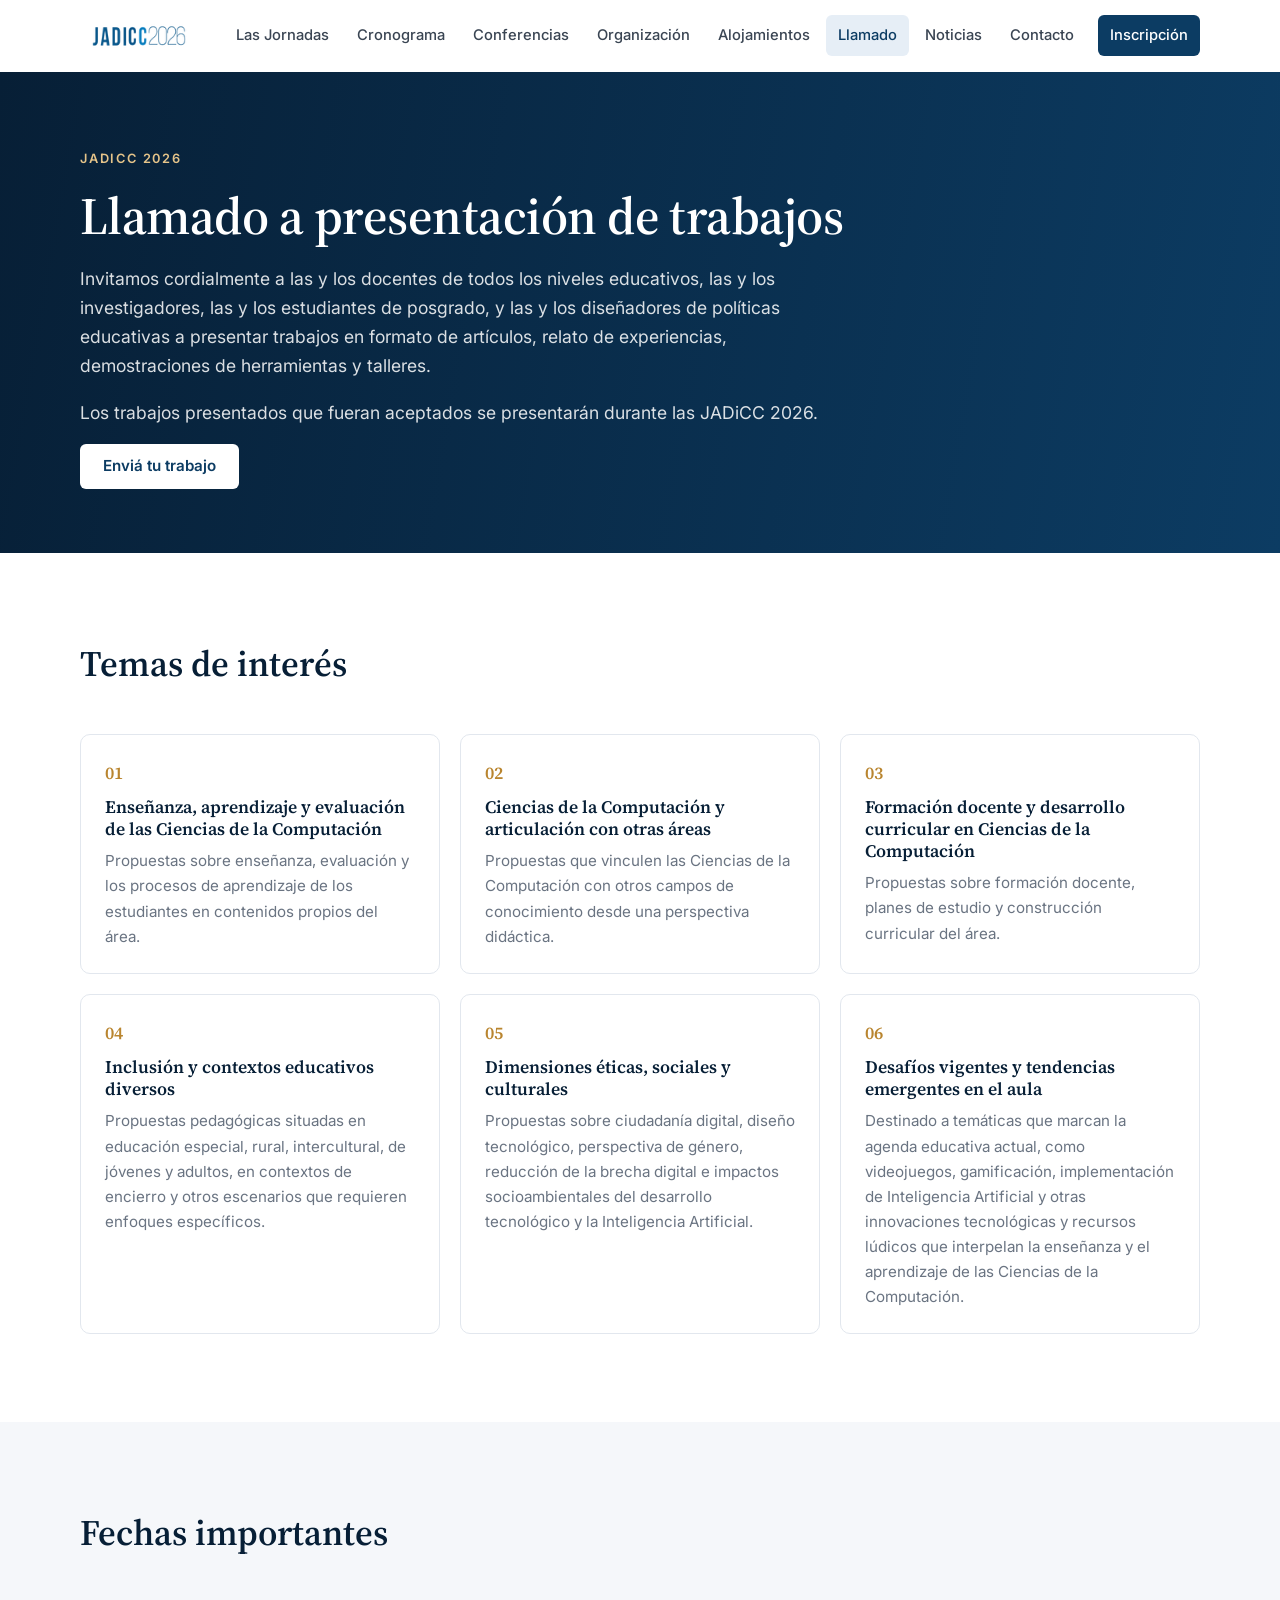
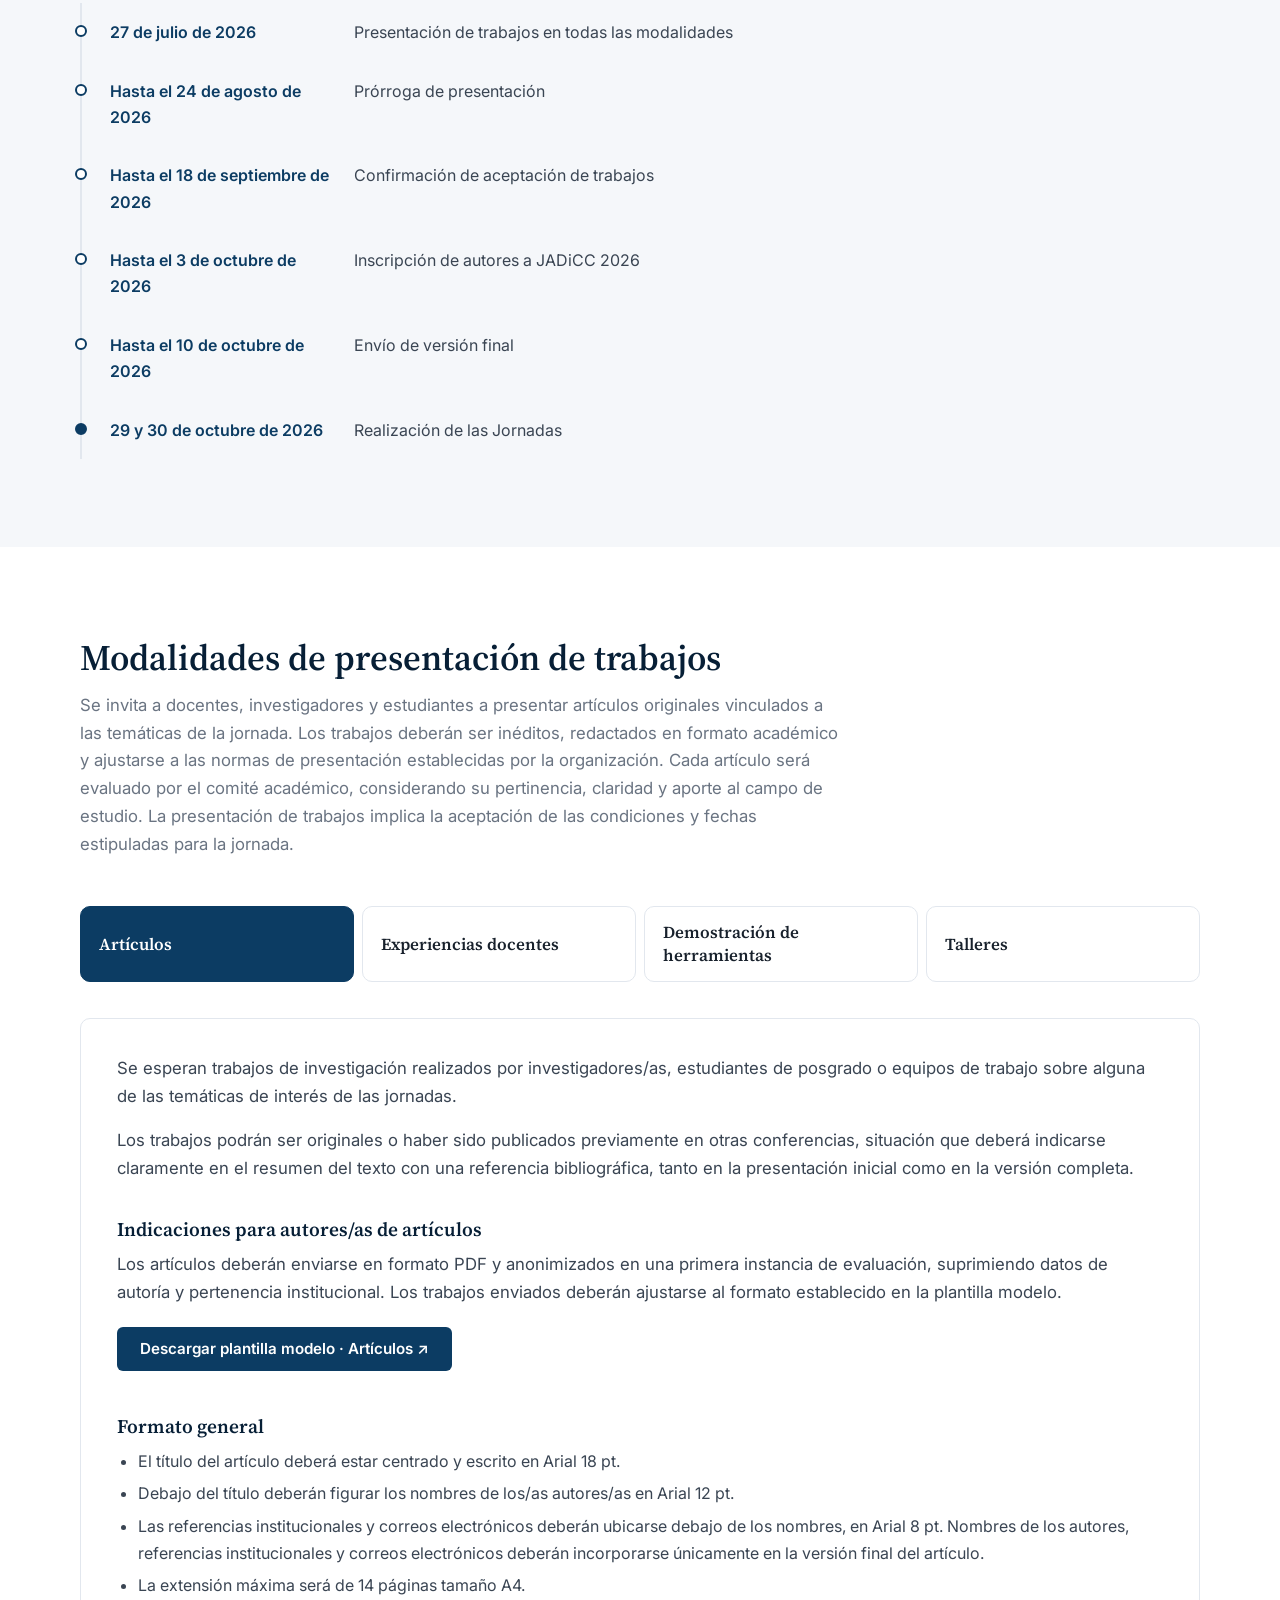
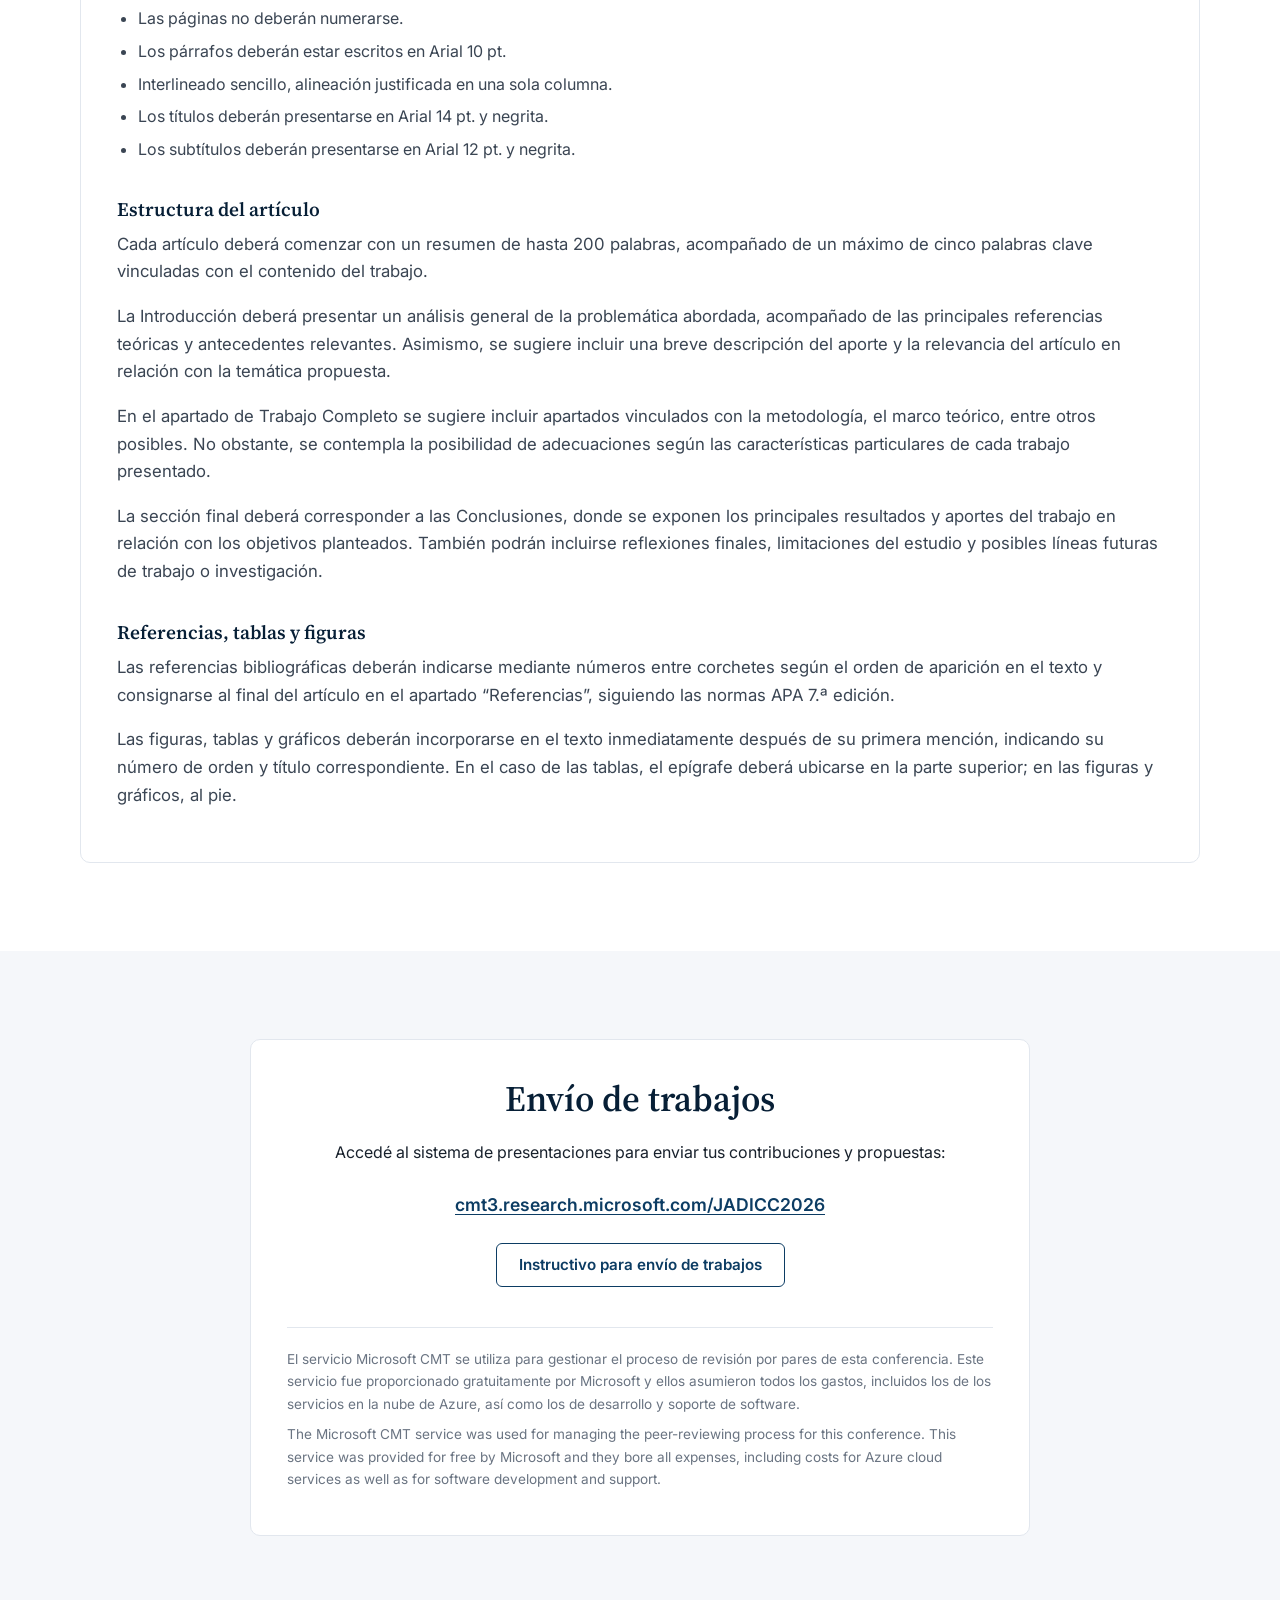
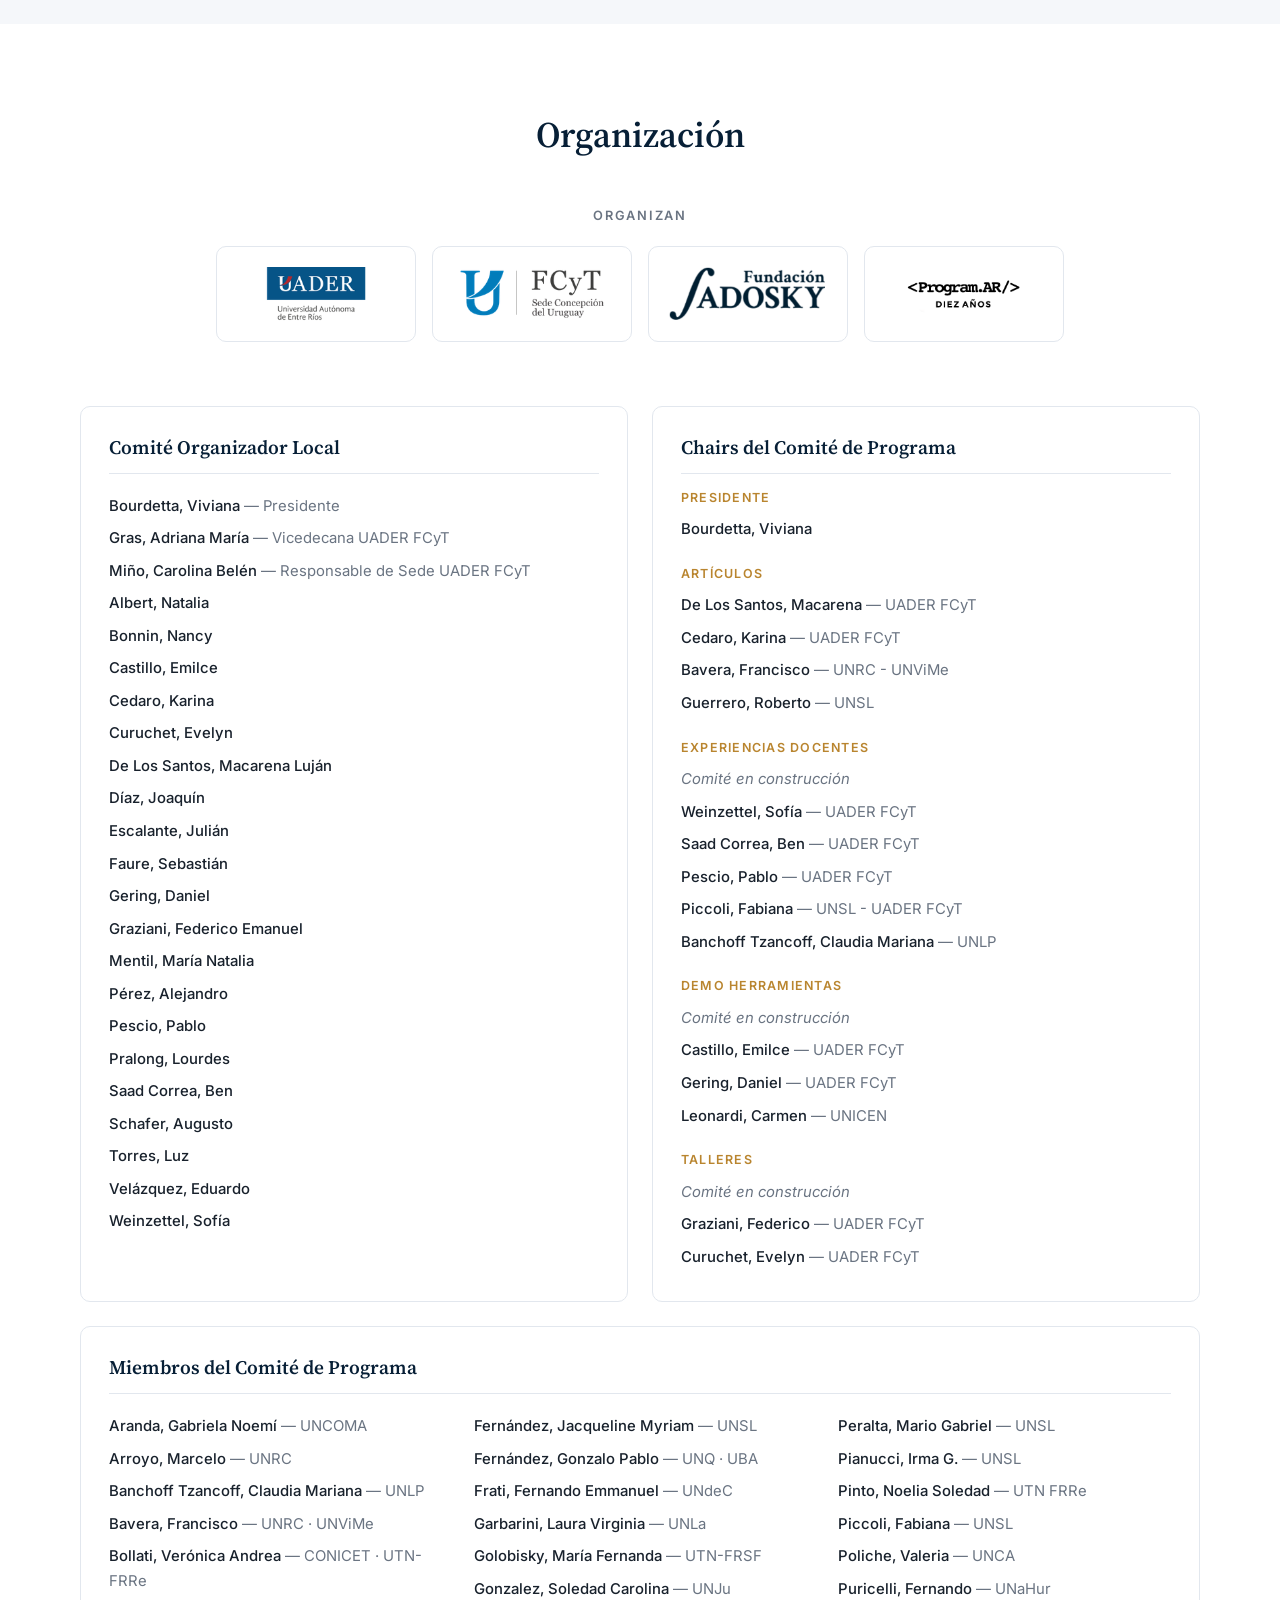
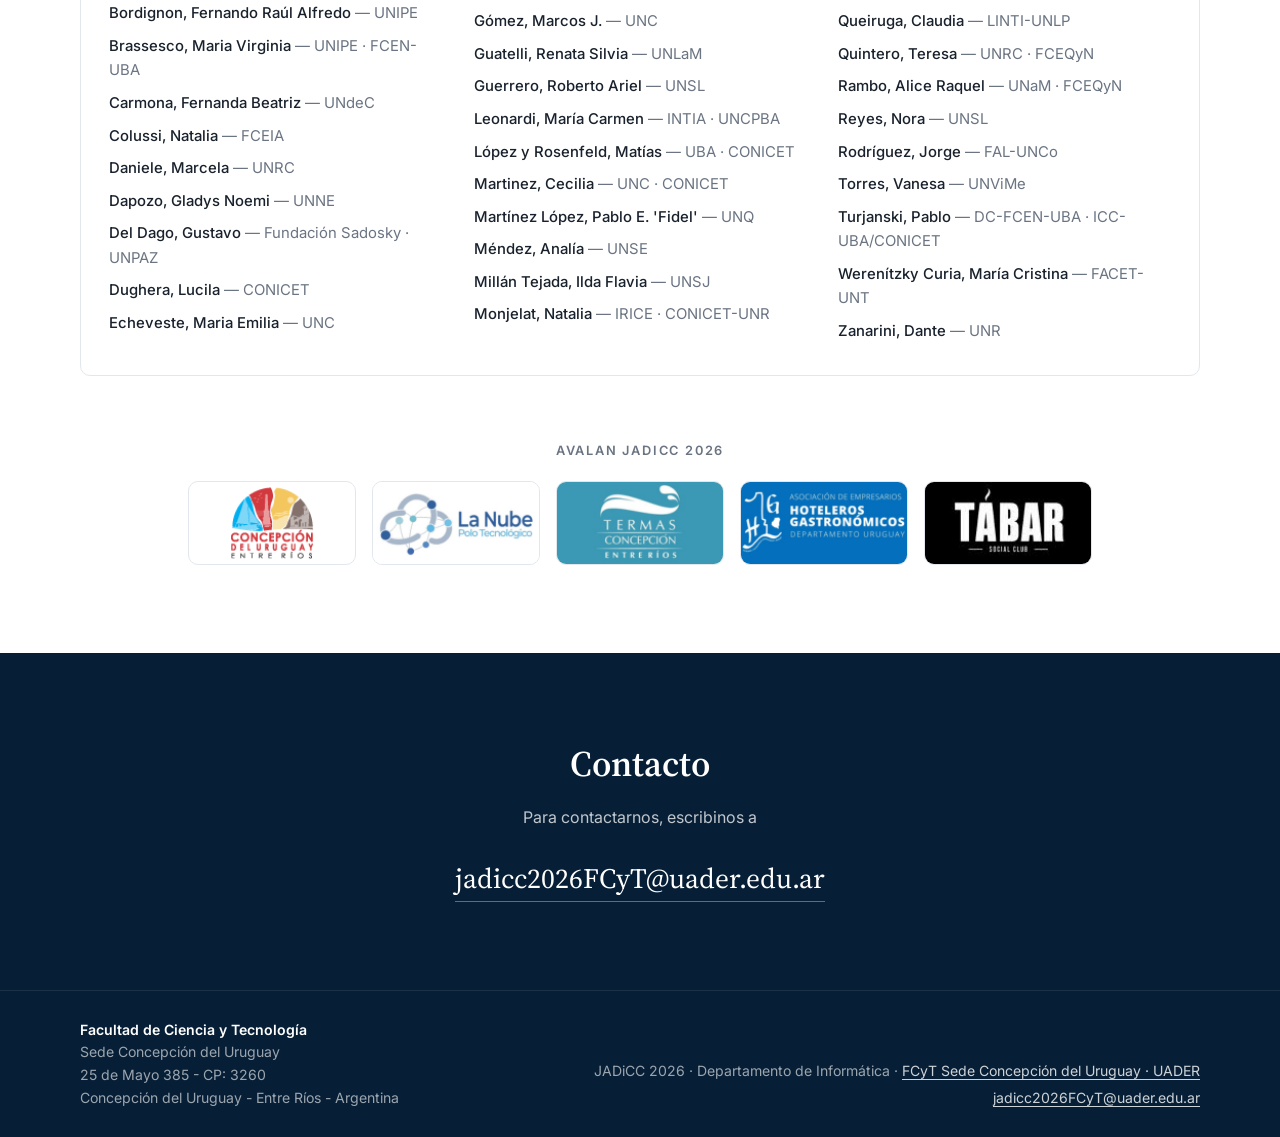
<file: call.html>
<!DOCTYPE html>
<html lang="es">
<head>
  <meta charset="utf-8">
  <meta name="viewport" content="width=device-width, initial-scale=1">
  <title>Llamado a presentación de trabajos · JADiCC 2026</title>
  <meta name="description" content="Llamado a presentación de trabajos de JADiCC 2026: artículos, experiencias docentes, demostraciones de herramientas y talleres.">
  <link rel="preconnect" href="https://fonts.googleapis.com">
  <link rel="preconnect" href="https://fonts.gstatic.com" crossorigin>
  <link href="https://fonts.googleapis.com/css2?family=Inter:wght@400;500;600&family=Source+Serif+4:opsz,wght@8..60,600&display=swap" rel="stylesheet">
  <link rel="icon" href="images/logo.png" type="image/png">
  <link rel="stylesheet" href="css/styles.css">
</head>
<body>
  <a class="skip-link" href="#main">Saltar al contenido</a>

  <header class="site-header">
    <div class="container">
      <a class="brand" href="index.html" aria-label="JADiCC 2026, inicio">
        <img src="images/logo-dark-jadicc2026.png" alt="JADiCC 2026" width="154" height="40">
      </a>
      <button class="nav-toggle" type="button" aria-controls="main-nav" aria-expanded="false" aria-label="Abrir menú">
        <svg width="22" height="22" viewBox="0 0 24 24" fill="none" stroke="currentColor" stroke-width="2" stroke-linecap="round" aria-hidden="true"><path d="M3 6h18M3 12h18M3 18h18"/></svg>
      </button>
      <nav class="main-nav" id="main-nav" aria-label="Principal">
        <ul>
          <li><a href="index.html#jornadas">Las Jornadas</a></li>
          <li><a href="index.html#cronograma">Cronograma</a></li>
          <li><a href="index.html#conferencias">Conferencias</a></li>
          <li><a href="index.html#organizacion">Organización</a></li>
          <li><a href="index.html#alojamientos">Alojamientos</a></li>
          <li><a href="call.html" aria-current="page">Llamado</a></li>
          <li><a href="noticias.html">Noticias</a></li>
          <li><a href="#contacto">Contacto</a></li>
          <li class="nav-cta"><a href="index.html#inscripcion">Inscripción</a></li>
        </ul>
      </nav>
    </div>
  </header>

  <main id="main">
    <section class="page-hero">
      <div class="container">
        <span class="eyebrow">JADiCC 2026</span>
        <h1>Llamado a presentación de trabajos</h1>
        <p>Invitamos cordialmente a las y los docentes de todos los niveles educativos, las y los investigadores, las y los estudiantes de posgrado, y las y los diseñadores de políticas educativas a presentar trabajos en formato de artículos, relato de experiencias, demostraciones de herramientas y talleres.</p>
        <p>Los trabajos presentados que fueran aceptados se presentarán durante las JADiCC 2026.</p>
        <div class="btn-row">
          <a class="btn btn-light" href="#envio">Enviá tu trabajo</a>
        </div>
      </div>
    </section>

    <section class="section" id="temas" aria-labelledby="temas-title">
      <div class="container">
        <div class="section-head">
          <h2 id="temas-title">Temas de interés</h2>
        </div>
        <div class="topics">
          <article class="topic">
            <h3>Enseñanza, aprendizaje y evaluación de las Ciencias de la Computación</h3>
            <p>Propuestas sobre enseñanza, evaluación y los procesos de aprendizaje de los estudiantes en contenidos propios del área.</p>
          </article>
          <article class="topic">
            <h3>Ciencias de la Computación y articulación con otras áreas</h3>
            <p>Propuestas que vinculen las Ciencias de la Computación con otros campos de conocimiento desde una perspectiva didáctica.</p>
          </article>
          <article class="topic">
            <h3>Formación docente y desarrollo curricular en Ciencias de la Computación</h3>
            <p>Propuestas sobre formación docente, planes de estudio y construcción curricular del área.</p>
          </article>
          <article class="topic">
            <h3>Inclusión y contextos educativos diversos</h3>
            <p>Propuestas pedagógicas situadas en educación especial, rural, intercultural, de jóvenes y adultos, en contextos de encierro y otros escenarios que requieren enfoques específicos.</p>
          </article>
          <article class="topic">
            <h3>Dimensiones éticas, sociales y culturales</h3>
            <p>Propuestas sobre ciudadanía digital, diseño tecnológico, perspectiva de género, reducción de la brecha digital e impactos socioambientales del desarrollo tecnológico y la Inteligencia Artificial.</p>
          </article>
          <article class="topic">
            <h3>Desafíos vigentes y tendencias emergentes en el aula</h3>
            <p>Destinado a temáticas que marcan la agenda educativa actual, como videojuegos, gamificación, implementación de Inteligencia Artificial y otras innovaciones tecnológicas y recursos lúdicos que interpelan la enseñanza y el aprendizaje de las Ciencias de la Computación.</p>
          </article>
        </div>
      </div>
    </section>

    <section class="section section--alt" id="fechas" aria-labelledby="fechas-title">
      <div class="container">
        <div class="section-head">
          <h2 id="fechas-title">Fechas importantes</h2>
        </div>
        <ol class="timeline">
          <li><time>27 de julio de 2026</time><span>Presentación de trabajos en todas las modalidades</span></li>
          <li><time>Hasta el 24 de agosto de 2026</time><span>Prórroga de presentación</span></li>
          <li><time>Hasta el 18 de septiembre de 2026</time><span>Confirmación de aceptación de trabajos</span></li>
          <li><time>Hasta el 3 de octubre de 2026</time><span>Inscripción de autores a JADiCC 2026</span></li>
          <li><time>Hasta el 10 de octubre de 2026</time><span>Envío de versión final</span></li>
          <li class="is-highlight"><time>29 y 30 de octubre de 2026</time><span>Realización de las Jornadas</span></li>
        </ol>
      </div>
    </section>

    <section class="section" id="modalidades" aria-labelledby="modalidades-title">
      <div class="container">
        <div class="section-head">
          <h2 id="modalidades-title">Modalidades de presentación de trabajos</h2>
          <p>Se invita a docentes, investigadores y estudiantes a presentar artículos originales vinculados a las temáticas de la jornada. Los trabajos deberán ser inéditos, redactados en formato académico y ajustarse a las normas de presentación establecidas por la organización. Cada artículo será evaluado por el comité académico, considerando su pertinencia, claridad y aporte al campo de estudio. La presentación de trabajos implica la aceptación de las condiciones y fechas estipuladas para la jornada.</p>
        </div>

        <div class="tabs mode-tabs" role="tablist" aria-label="Modalidades de presentación">
          <button class="tab" type="button" role="tab" id="mode-tab-0" aria-controls="mode-0"><strong>Artículos</strong></button>
          <button class="tab" type="button" role="tab" id="mode-tab-1" aria-controls="mode-1"><strong>Experiencias docentes</strong></button>
          <button class="tab" type="button" role="tab" id="mode-tab-2" aria-controls="mode-2"><strong>Demostración de herramientas</strong></button>
          <button class="tab" type="button" role="tab" id="mode-tab-3" aria-controls="mode-3"><strong>Talleres</strong></button>
        </div>

        <div class="panel prose" role="tabpanel" id="mode-0" aria-labelledby="mode-tab-0" tabindex="0">
          <p>Se esperan trabajos de investigación realizados por investigadores/as, estudiantes de posgrado o equipos de trabajo sobre alguna de las temáticas de interés de las jornadas.</p>
          <p>Los trabajos podrán ser originales o haber sido publicados previamente en otras conferencias, situación que deberá indicarse claramente en el resumen del texto con una referencia bibliográfica, tanto en la presentación inicial como en la versión completa.</p>

          <h3>Indicaciones para autores/as de artículos</h3>
          <p>Los artículos deberán enviarse en formato PDF y anonimizados en una primera instancia de evaluación, suprimiendo datos de autoría y pertenencia institucional. Los trabajos enviados deberán ajustarse al formato establecido en la plantilla modelo.</p>
          <a class="btn btn-primary" href="https://docs.google.com/document/d/1HnRdClqCM74FA2Iwf8PZFfU6DgwD1a72/edit?usp=sharing&amp;ouid=118338949583952787250&amp;rtpof=true&amp;sd=true" target="_blank" rel="noopener">Descargar plantilla modelo · Artículos ↗</a>

          <h3>Formato general</h3>
          <ul>
            <li>El título del artículo deberá estar centrado y escrito en Arial 18 pt.</li>
            <li>Debajo del título deberán figurar los nombres de los/as autores/as en Arial 12 pt.</li>
            <li>Las referencias institucionales y correos electrónicos deberán ubicarse debajo de los nombres, en Arial 8 pt. Nombres de los autores, referencias institucionales y correos electrónicos deberán incorporarse únicamente en la versión final del artículo.</li>
            <li>La extensión máxima será de 14 páginas tamaño A4.</li>
            <li>Las páginas no deberán numerarse.</li>
            <li>Los párrafos deberán estar escritos en Arial 10 pt.</li>
            <li>Interlineado sencillo, alineación justificada en una sola columna.</li>
            <li>Los títulos deberán presentarse en Arial 14 pt. y negrita.</li>
            <li>Los subtítulos deberán presentarse en Arial 12 pt. y negrita.</li>
          </ul>

          <h3>Estructura del artículo</h3>
          <p>Cada artículo deberá comenzar con un resumen de hasta 200 palabras, acompañado de un máximo de cinco palabras clave vinculadas con el contenido del trabajo.</p>
          <p>La Introducción deberá presentar un análisis general de la problemática abordada, acompañado de las principales referencias teóricas y antecedentes relevantes. Asimismo, se sugiere incluir una breve descripción del aporte y la relevancia del artículo en relación con la temática propuesta.</p>
          <p>En el apartado de Trabajo Completo se sugiere incluir apartados vinculados con la metodología, el marco teórico, entre otros posibles. No obstante, se contempla la posibilidad de adecuaciones según las características particulares de cada trabajo presentado.</p>
          <p>La sección final deberá corresponder a las Conclusiones, donde se exponen los principales resultados y aportes del trabajo en relación con los objetivos planteados. También podrán incluirse reflexiones finales, limitaciones del estudio y posibles líneas futuras de trabajo o investigación.</p>

          <h3>Referencias, tablas y figuras</h3>
          <p>Las referencias bibliográficas deberán indicarse mediante números entre corchetes según el orden de aparición en el texto y consignarse al final del artículo en el apartado “Referencias”, siguiendo las normas APA 7.ª edición.</p>
          <p>Las figuras, tablas y gráficos deberán incorporarse en el texto inmediatamente después de su primera mención, indicando su número de orden y título correspondiente. En el caso de las tablas, el epígrafe deberá ubicarse en la parte superior; en las figuras y gráficos, al pie.</p>
        </div>

        <div class="panel prose" role="tabpanel" id="mode-1" aria-labelledby="mode-tab-1" tabindex="0" hidden>
          <p>Se esperan trabajos sobre experiencias de enseñanza y aprendizaje de las Ciencias de la Computación, en todos los niveles del sistema educativo.</p>
          <p>Los artículos deberán ser enviados en formato PDF. Los trabajos enviados deberán ajustarse al formato detallado en la plantilla modelo.</p>
          <a class="btn btn-primary" href="https://docs.google.com/document/d/11gJHtNHQzoMnKArxazc2t1DN5sGzD9OH/edit?usp=sharing&amp;ouid=118338949583952787250&amp;rtpof=true&amp;sd=true" target="_blank" rel="noopener">Descargar plantilla modelo · Experiencia docente ↗</a>

          <h3>Formato general</h3>
          <ul>
            <li>El título de la experiencia docente deberá estar centrado y escrito en Arial 18 pt.</li>
            <li>Debajo del título deberán figurar los nombres de los/as autores/as en Arial 12 pt.</li>
            <li>Las referencias institucionales y correos electrónicos deberán ubicarse debajo de los nombres, en Arial 8 pt. Nombres de los autores, referencias institucionales y correos electrónicos deberán incorporarse únicamente en la versión final del artículo.</li>
            <li>Deberán tener entre 5 y 10 páginas tamaño A4.</li>
            <li>Las páginas no deberán numerarse.</li>
            <li>Los párrafos deberán estar escritos en Arial 10 pt.</li>
            <li>Interlineado sencillo, alineación justificada en una sola columna.</li>
            <li>Los títulos deberán presentarse en Arial 14 pt. y negrita.</li>
            <li>Los subtítulos deberán presentarse en Arial 12 pt. y negrita.</li>
          </ul>

          <h3>Estructura del artículo</h3>
          <p>Cada artículo de experiencia docente deberá comenzar con un <b>Resumen</b> de no más de 200 palabras que deberá ser acompañado por una lista de palabras clave (no más de 5) que se vinculan con el contenido de la experiencia docente. Escrito en tipografía Arial 10 pt.</p>
          <p>Las secciones del manuscrito deberán distinguirse claramente siguiendo el estilo presentado en la plantilla. El trabajo debería presentar los siguientes componentes:</p>
          <ul>
            <li><b>Introducción:</b> marco conceptual en que se basa la experiencia docente.</li>
            <li><b>Descripción de la experiencia:</b> debe contener propuesta didáctica, contexto, experiencia y documentación de la experiencia (opcional). También se pueden describir los contenidos, metodología, herramientas utilizadas y destinatarios.</li>
            <li><b>Resultados:</b> la relación de los logros con los objetivos pensados originalmente. Aprendizajes logrados. Fortalezas y debilidades identificadas.</li>
            <li><b>Conclusiones:</b> en esta sección se espera que se mencionen las conclusiones a que arribaron, las propuestas superadoras basadas en la experiencia para continuar a futuro y/o las sugerencias para quienes quieran replicarla.</li>
            <li><b>Agradecimientos:</b> opcional.</li>
          </ul>

          <h3>Referencias, tablas y figuras</h3>
          <p>Las referencias bibliográficas deberán indicarse mediante números entre corchetes según el orden de aparición en el texto y consignarse al final del artículo en el apartado “Referencias”, siguiendo las normas APA 7.ª edición.</p>
          <p>Las figuras, tablas y gráficos deberán incorporarse en el texto inmediatamente después de su primera mención, indicando su número de orden y título correspondiente. En el caso de las tablas, el epígrafe deberá ubicarse en la parte superior; en las figuras y gráficos, al pie.</p>
        </div>

        <div class="panel prose" role="tabpanel" id="mode-2" aria-labelledby="mode-tab-2" tabindex="0" hidden>
          <p>Las Demostraciones de Herramientas constituyen un espacio destinado a la presentación de recursos, plataformas, aplicaciones, entornos, dispositivos o propuestas tecnológicas orientadas a la enseñanza y el aprendizaje de las Ciencias de la Computación. Estas demostraciones permiten compartir desarrollos innovadores y experiencias de uso que contribuyan a fortalecer las prácticas educativas en distintos niveles del sistema educativo.</p>
          <p>En este espacio se promueve la socialización de herramientas vinculadas, entre otros aspectos, a la programación, el pensamiento computacional, la robótica, la inteligencia artificial, las actividades desenchufadas, los simuladores, los videojuegos educativos y los entornos interactivos para la enseñanza. Las presentaciones buscan favorecer el intercambio entre docentes, investigadores y desarrolladores, propiciando la reflexión sobre las posibilidades pedagógicas, metodológicas y didácticas de dichas herramientas en contextos educativos diversos.</p>
          <p>Las demostraciones de herramientas se desarrollarán en modalidad virtual durante los días 26, 27 y 28 de octubre de 2026. En el formulario de presentación se consultará además sobre la posibilidad de realizar la demostración en modalidad presencial, ya que la Comisión del Track podrá seleccionar algunas propuestas para su desarrollo presencial, previa coordinación con los/as autores/as y considerando la viabilidad de su implementación.</p>
          <p>Se prevé que cada demostración de herramientas tenga una duración estimada de hasta 1 hora.</p>
          <p>Para proponer demostraciones de herramientas y otras tecnologías para el aula, usá esta plantilla para la presentación:</p>
          <a class="btn btn-primary" href="https://docs.google.com/document/d/1VQiYLu2GCDl_QloxWfp6DmEqFY25tu1Z/edit?usp=sharing&amp;ouid=118338949583952787250&amp;rtpof=true&amp;sd=true" target="_blank" rel="noopener">Descargar plantilla modelo · Demostración de herramientas ↗</a>

          <h3>Formato general</h3>
          <ul>
            <li>Los párrafos deberán estar escritos en Arial 10 pt.</li>
            <li>Interlineado sencillo, alineación justificada en una sola columna.</li>
          </ul>

          <h3>Estructura del trabajo</h3>
          <p>El trabajo deberá contener los siguientes elementos:</p>
          <ol>
            <li>Datos generales de la propuesta</li>
            <li>Equipo que realiza la presentación</li>
            <li>Destinatarios y alcance</li>
            <li>Organización de la demostración</li>
            <li>Descripción de la demostración</li>
            <li>CV resumido de los presentadores</li>
          </ol>
        </div>

        <div class="panel prose" role="tabpanel" id="mode-3" aria-labelledby="mode-tab-3" tabindex="0" hidden>
          <p>Se esperan propuestas de talleres innovadores de formación docente vinculados con la enseñanza de diferentes temáticas de las Ciencias de la Computación.</p>
          <p>Los talleres se desarrollarán en modalidad virtual durante los días 26, 27 y 28 de octubre de 2026. En el formulario de presentación se consultará además sobre la posibilidad de realizar el taller en modalidad presencial, ya que la Comisión del Track podrá seleccionar algunas propuestas para su desarrollo presencial, previa coordinación con los/as autores/as y considerando la viabilidad de su implementación.</p>
          <p>Se prevé que cada taller tenga una duración estimada de mínimo 1 hora y máximo 1 hora 30 minutos.</p>
          <p>Plantilla para la presentación de talleres:</p>
          <a class="btn btn-primary" href="https://docs.google.com/document/d/1cIBiThr9HchtFU9oJPFwebwBNzbU42GT/edit?usp=sharing&amp;ouid=118338949583952787250&amp;rtpof=true&amp;sd=true" target="_blank" rel="noopener">Descargar plantilla modelo · Talleres ↗</a>

          <p>Un taller es un espacio de formación en donde los talleristas producen un artefacto, documento, proyecto, respuesta a un problema o propuesta de acción. El objetivo del taller es poner en juego habilidades de:</p>
          <ul>
            <li>Trabajo colaborativo</li>
            <li>Integración de saberes de diferentes áreas</li>
            <li>Transferencia y aplicación de conceptos a diferentes situaciones</li>
            <li>Análisis de situaciones problemáticas de la vida real cercana a los participantes</li>
          </ul>
          <p>Entre otras habilidades relacionadas con la puesta en práctica y la elaboración de productos. Si el objetivo de su encuentro no es la elaboración de un producto, proyecto o intervención, quizás no sea el formato más apto.</p>
          <p>Si tenés dudas para elaborar tu propuesta, podés consultar la <a href="https://docs.google.com/document/d/1wpfPBwtkl-n1rUXG14bqBS2WeIp7w2xH/edit?usp=sharing&amp;ouid=118338949583952787250&amp;rtpof=true&amp;sd=true" target="_blank" rel="noopener">Guía para planificar los talleres en JADiCC</a>.</p>
        </div>
      </div>
    </section>

    <section class="section section--alt" id="envio" aria-labelledby="envio-title">
      <div class="container container--narrow">
        <div class="panel submit-box">
          <h2 id="envio-title">Envío de trabajos</h2>
          <p>Accedé al sistema de presentaciones para enviar tus contribuciones y propuestas:</p>
          <a class="url" href="https://cmt3.research.microsoft.com/JADICC2026" target="_blank" rel="noopener">cmt3.research.microsoft.com/JADICC2026</a>
          <div class="btn-row" style="justify-content: center">
            <a class="btn btn-outline" href="cmt/infoCMTautores.html" target="_blank" rel="noopener">Instructivo para envío de trabajos</a>
          </div>
          <div class="notice">
            <p>El servicio Microsoft CMT se utiliza para gestionar el proceso de revisión por pares de esta conferencia. Este servicio fue proporcionado gratuitamente por Microsoft y ellos asumieron todos los gastos, incluidos los de los servicios en la nube de Azure, así como los de desarrollo y soporte de software.</p>
            <p lang="en">The Microsoft CMT service was used for managing the peer-reviewing process for this conference. This service was provided for free by Microsoft and they bore all expenses, including costs for Azure cloud services as well as for software development and support.</p>
          </div>
        </div>
      </div>
    </section>

    <section class="section" aria-labelledby="org-title">
      <div class="container">
        <div class="section-head section-head--center">
          <h2 id="org-title">Organización</h2>
        </div>
        <p class="subhead">Organizan</p>
        <div class="logo-grid">
          <a href="https://uader.edu.ar/" target="_blank" rel="noopener"><img src="images/logo/logo-uader.png" alt="Universidad Autónoma de Entre Ríos" loading="lazy"></a>
          <a href="https://fcytcdelu.uader.edu.ar/" target="_blank" rel="noopener"><img src="images/logo/logo-fcyt.png" alt="Facultad de Ciencia y Tecnología, UADER" loading="lazy"></a>
          <a href="https://fundacionsadosky.org.ar/" target="_blank" rel="noopener"><img src="images/logo/sadosky.png" alt="Fundación Sadosky" loading="lazy"></a>
          <a href="https://program.ar/" target="_blank" rel="noopener"><img src="images/logo/programar.png" alt="Program.AR" loading="lazy"></a>
        </div>
        <div class="committees">
          <article class="committee">
            <h3>Comité Organizador Local</h3>
            <ul class="people">
              <li><span class="name">Bourdetta, Viviana</span> <span class="aff">— Presidente</span></li>
              <li><span class="name">Gras, Adriana María</span> <span class="aff">— Vicedecana UADER FCyT</span></li>
              <li><span class="name">Miño, Carolina Belén</span> <span class="aff">— Responsable de Sede UADER FCyT</span></li>
              <li><span class="name">Albert, Natalia</span></li>
              <li><span class="name">Bonnin, Nancy</span></li>
              <li><span class="name">Castillo, Emilce</span></li>
              <li><span class="name">Cedaro, Karina</span></li>
              <li><span class="name">Curuchet, Evelyn</span></li>
              <li><span class="name">De Los Santos, Macarena Luján</span></li>
              <li><span class="name">Díaz, Joaquín</span></li>
              <li><span class="name">Escalante, Julián</span></li>
              <li><span class="name">Faure, Sebastián</span></li>
              <li><span class="name">Gering, Daniel</span></li>
              <li><span class="name">Graziani, Federico Emanuel</span></li>
              <li><span class="name">Mentil, María Natalia</span></li>
              <li><span class="name">Pérez, Alejandro</span></li>
              <li><span class="name">Pescio, Pablo</span></li>
              <li><span class="name">Pralong, Lourdes</span></li>
              <li><span class="name">Saad Correa, Ben</span></li>
              <li><span class="name">Schafer, Augusto</span></li>
              <li><span class="name">Torres, Luz</span></li>
              <li><span class="name">Velázquez, Eduardo</span></li>
              <li><span class="name">Weinzettel, Sofía</span></li>
            </ul>
          </article>
          <article class="committee">
            <h3>Chairs del Comité de Programa</h3>
            <h4>Presidente</h4>
            <ul class="people">
              <li><span class="name">Bourdetta, Viviana</span></li>
            </ul>
            <h4>Artículos</h4>
            <ul class="people">
              <li><span class="name">De Los Santos, Macarena</span> <span class="aff">— UADER FCyT</span></li>
              <li><span class="name">Cedaro, Karina</span> <span class="aff">— UADER FCyT</span></li>
              <li><span class="name">Bavera, Francisco</span> <span class="aff">— UNRC - UNViMe</span></li>
              <li><span class="name">Guerrero, Roberto</span> <span class="aff">— UNSL</span></li>
            </ul>
            <h4>Experiencias Docentes</h4>
            <ul class="people">
              <li><em class="aff">Comité en construcción</em></li>
              <li><span class="name">Weinzettel, Sofía</span> <span class="aff">— UADER FCyT</span></li>
              <li><span class="name">Saad Correa, Ben</span> <span class="aff">— UADER FCyT</span></li>
              <li><span class="name">Pescio, Pablo</span> <span class="aff">— UADER FCyT</span></li>
              <li><span class="name">Piccoli, Fabiana</span> <span class="aff">— UNSL - UADER FCyT</span></li>
              <li><span class="name">Banchoff Tzancoff, Claudia Mariana</span> <span class="aff">— UNLP</span></li>
            </ul>
            <h4>Demo Herramientas</h4>
            <ul class="people">
              <li><em class="aff">Comité en construcción</em></li>
              <li><span class="name">Castillo, Emilce</span> <span class="aff">— UADER FCyT</span></li>
              <li><span class="name">Gering, Daniel</span> <span class="aff">— UADER FCyT</span></li>
              <li><span class="name">Leonardi, Carmen</span> <span class="aff">— UNICEN</span></li>
            </ul>
            <h4>Talleres</h4>
            <ul class="people">
              <li><em class="aff">Comité en construcción</em></li>
              <li><span class="name">Graziani, Federico</span> <span class="aff">— UADER FCyT</span></li>
              <li><span class="name">Curuchet, Evelyn</span> <span class="aff">— UADER FCyT</span></li>
            </ul>
          </article>
          <article class="committee committee--wide">
            <h3>Miembros del Comité de Programa</h3>
            <ul class="people people--cols">
              <li><span class="name">Aranda, Gabriela Noemí</span> <span class="aff">— UNCOMA</span></li>
              <li><span class="name">Arroyo, Marcelo</span> <span class="aff">— UNRC</span></li>
              <li><span class="name">Banchoff Tzancoff, Claudia Mariana</span> <span class="aff">— UNLP</span></li>
              <li><span class="name">Bavera, Francisco</span> <span class="aff">— UNRC · UNViMe</span></li>
              <li><span class="name">Bollati, Verónica Andrea</span> <span class="aff">— CONICET · UTN-FRRe</span></li>
              <li><span class="name">Bordignon, Fernando Raúl Alfredo</span> <span class="aff">— UNIPE</span></li>
              <li><span class="name">Brassesco, Maria Virginia</span> <span class="aff">— UNIPE · FCEN-UBA</span></li>
              <li><span class="name">Carmona, Fernanda Beatriz</span> <span class="aff">— UNdeC</span></li>
              <li><span class="name">Colussi, Natalia</span> <span class="aff">— FCEIA</span></li>
              <li><span class="name">Daniele, Marcela</span> <span class="aff">— UNRC</span></li>
              <li><span class="name">Dapozo, Gladys Noemi</span> <span class="aff">— UNNE</span></li>
              <li><span class="name">Del Dago, Gustavo</span> <span class="aff">— Fundación Sadosky · UNPAZ</span></li>
              <li><span class="name">Dughera, Lucila</span> <span class="aff">— CONICET</span></li>
              <li><span class="name">Echeveste, Maria Emilia</span> <span class="aff">— UNC</span></li>
              <li><span class="name">Fernández, Jacqueline Myriam</span> <span class="aff">— UNSL</span></li>
              <li><span class="name">Fernández, Gonzalo Pablo</span> <span class="aff">— UNQ · UBA</span></li>
              <li><span class="name">Frati, Fernando Emmanuel</span> <span class="aff">— UNdeC</span></li>
              <li><span class="name">Garbarini, Laura Virginia</span> <span class="aff">— UNLa</span></li>
              <li><span class="name">Golobisky, María Fernanda</span> <span class="aff">— UTN-FRSF</span></li>
              <li><span class="name">Gonzalez, Soledad Carolina</span> <span class="aff">— UNJu</span></li>
              <li><span class="name">Gómez, Marcos J.</span> <span class="aff">— UNC</span></li>
              <li><span class="name">Guatelli, Renata Silvia</span> <span class="aff">— UNLaM</span></li>
              <li><span class="name">Guerrero, Roberto Ariel</span> <span class="aff">— UNSL</span></li>
              <li><span class="name">Leonardi, María Carmen</span> <span class="aff">— INTIA · UNCPBA</span></li>
              <li><span class="name">López y Rosenfeld, Matías</span> <span class="aff">— UBA · CONICET</span></li>
              <li><span class="name">Martinez, Cecilia</span> <span class="aff">— UNC · CONICET</span></li>
              <li><span class="name">Martínez López, Pablo E. 'Fidel'</span> <span class="aff">— UNQ</span></li>
              <li><span class="name">Méndez, Analía</span> <span class="aff">— UNSE</span></li>
              <li><span class="name">Millán Tejada, Ilda Flavia</span> <span class="aff">— UNSJ</span></li>
              <li><span class="name">Monjelat, Natalia</span> <span class="aff">— IRICE · CONICET-UNR</span></li>
              <li><span class="name">Peralta, Mario Gabriel</span> <span class="aff">— UNSL</span></li>
              <li><span class="name">Pianucci, Irma G.</span> <span class="aff">— UNSL</span></li>
              <li><span class="name">Pinto, Noelia Soledad</span> <span class="aff">— UTN FRRe</span></li>
              <li><span class="name">Piccoli, Fabiana</span> <span class="aff">— UNSL</span></li>
              <li><span class="name">Poliche, Valeria</span> <span class="aff">— UNCA</span></li>
              <li><span class="name">Puricelli, Fernando</span> <span class="aff">— UNaHur</span></li>
              <li><span class="name">Queiruga, Claudia</span> <span class="aff">— LINTI-UNLP</span></li>
              <li><span class="name">Quintero, Teresa</span> <span class="aff">— UNRC · FCEQyN</span></li>
              <li><span class="name">Rambo, Alice Raquel</span> <span class="aff">— UNaM · FCEQyN</span></li>
              <li><span class="name">Reyes, Nora</span> <span class="aff">— UNSL</span></li>
              <li><span class="name">Rodríguez, Jorge</span> <span class="aff">— FAL-UNCo</span></li>
              <li><span class="name">Torres, Vanesa</span> <span class="aff">— UNViMe</span></li>
              <li><span class="name">Turjanski, Pablo</span> <span class="aff">— DC-FCEN-UBA · ICC-UBA/CONICET</span></li>
              <li><span class="name">Werenítzky Curia, María Cristina</span> <span class="aff">— FACET-UNT</span></li>
              <li><span class="name">Zanarini, Dante</span> <span class="aff">— UNR</span></li>
            </ul>
          </article>
        </div>
        <p class="subhead">Avalan JADiCC 2026</p>
        <div class="logo-grid logo-grid--sm">
          <span><img src="images/logo/turismo.png" alt="Turismo, Municipalidad de Concepción del Uruguay" loading="lazy"></span>
          <span><img src="images/logo/la-nube.png" alt="Polo Tecnológico La Nube" loading="lazy"></span>
          <span><img src="images/logo/termas-concepcion.png" alt="Termas Concepción" loading="lazy"></span>
          <span><img src="images/logo/gastronomicos.png" alt="Asociación de Empresarios Hoteleros Gastronómicos del departamento Uruguay" loading="lazy"></span>
          <span><img src="images/logo/tabar.jpg" alt="Tábar Social Club" loading="lazy"></span>
        </div>
      </div>
    </section>

    <section class="section section--dark" id="contacto" aria-labelledby="contacto-title">
      <div class="container contact">
        <h2 id="contacto-title">Contacto</h2>
        <p>Para contactarnos, escribinos a</p>
        <a class="email" href="mailto:jadicc2026FCyT@uader.edu.ar">jadicc2026FCyT@uader.edu.ar</a>
      </div>
    </section>
  </main>

  <footer class="site-footer">
    <div class="container">
      <address class="footer-address">
        <strong>Facultad de Ciencia y Tecnología</strong><br>
        Sede Concepción del Uruguay<br>
        25 de Mayo 385 - CP: 3260<br>
        Concepción del Uruguay - Entre Ríos - Argentina
      </address>
      <div class="footer-meta">
        <span>JADiCC 2026 · Departamento de Informática · <a href="https://fcytcdelu.uader.edu.ar" target="_blank" rel="noopener">FCyT Sede Concepción del Uruguay · UADER</a></span>
        <a href="mailto:jadicc2026FCyT@uader.edu.ar">jadicc2026FCyT@uader.edu.ar</a>
      </div>
    </div>
  </footer>

  <script src="js/main.js"></script>
</body>
</html>
</file>
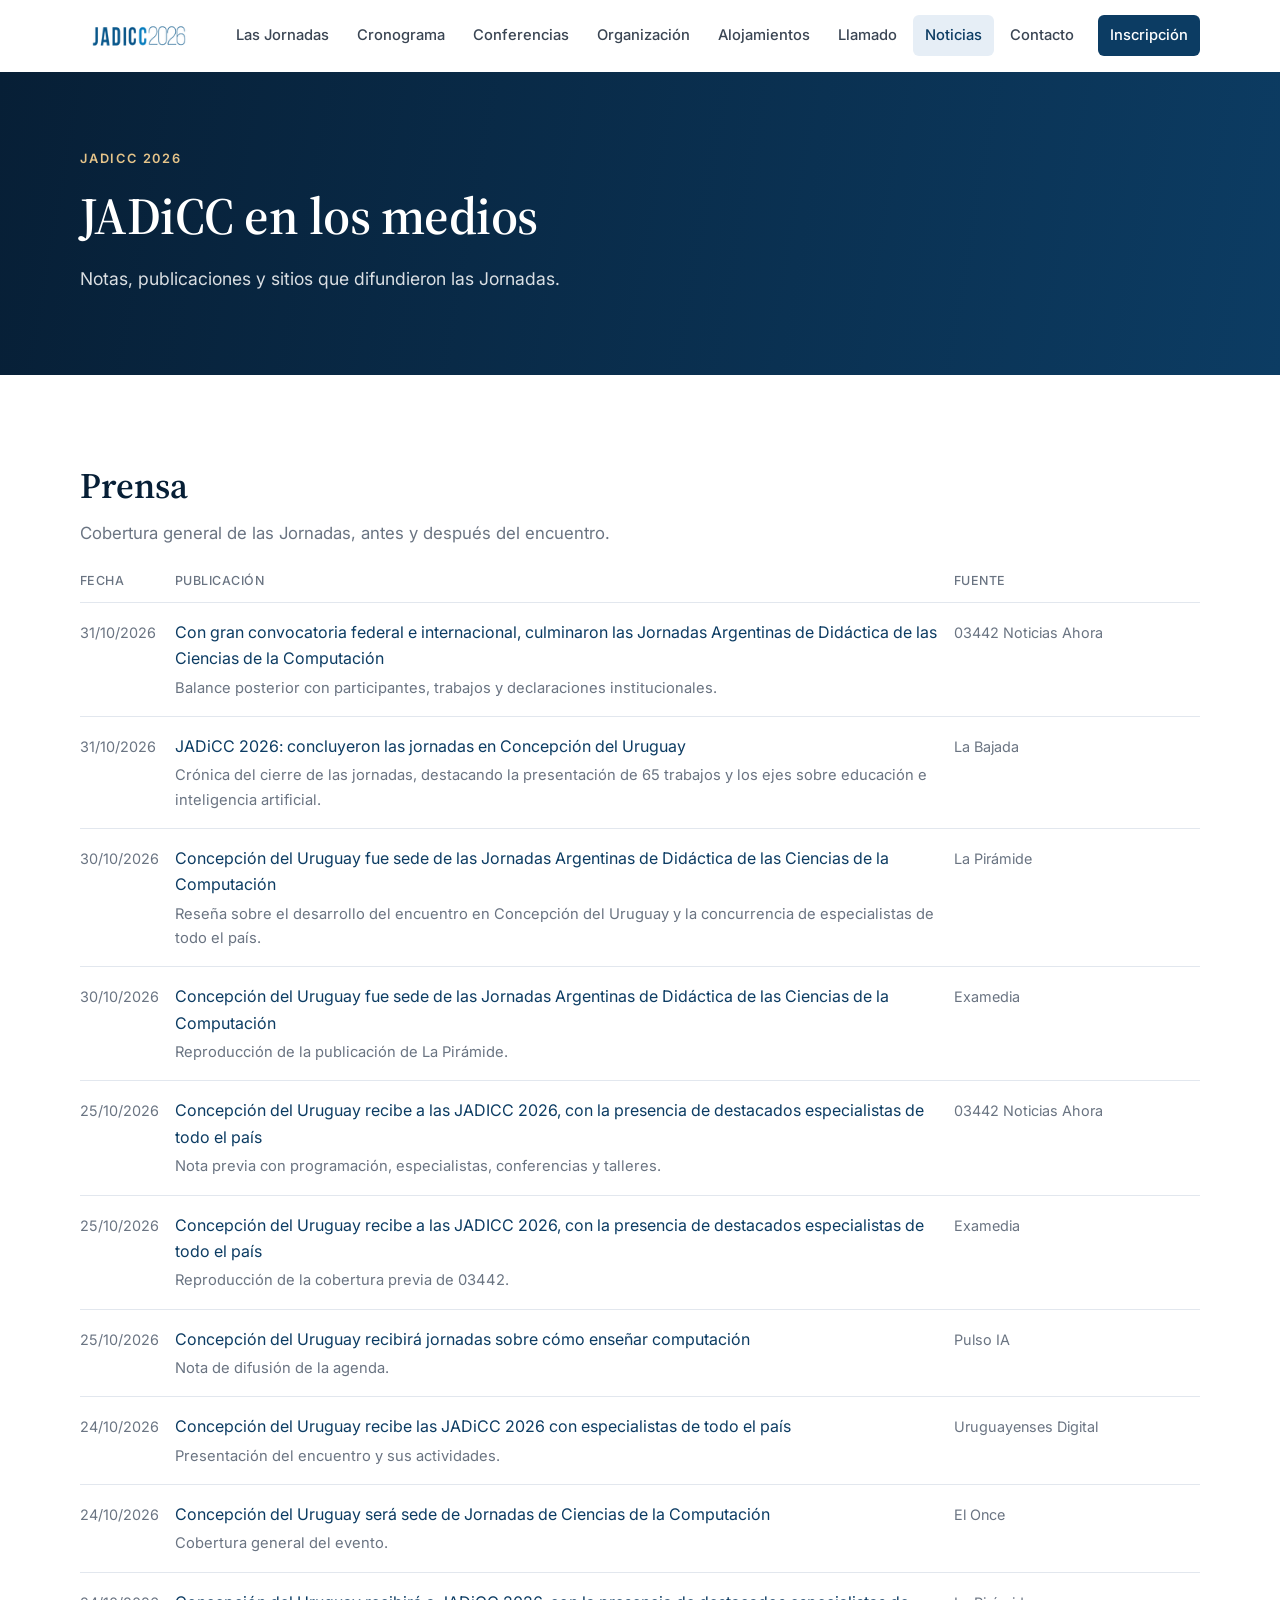
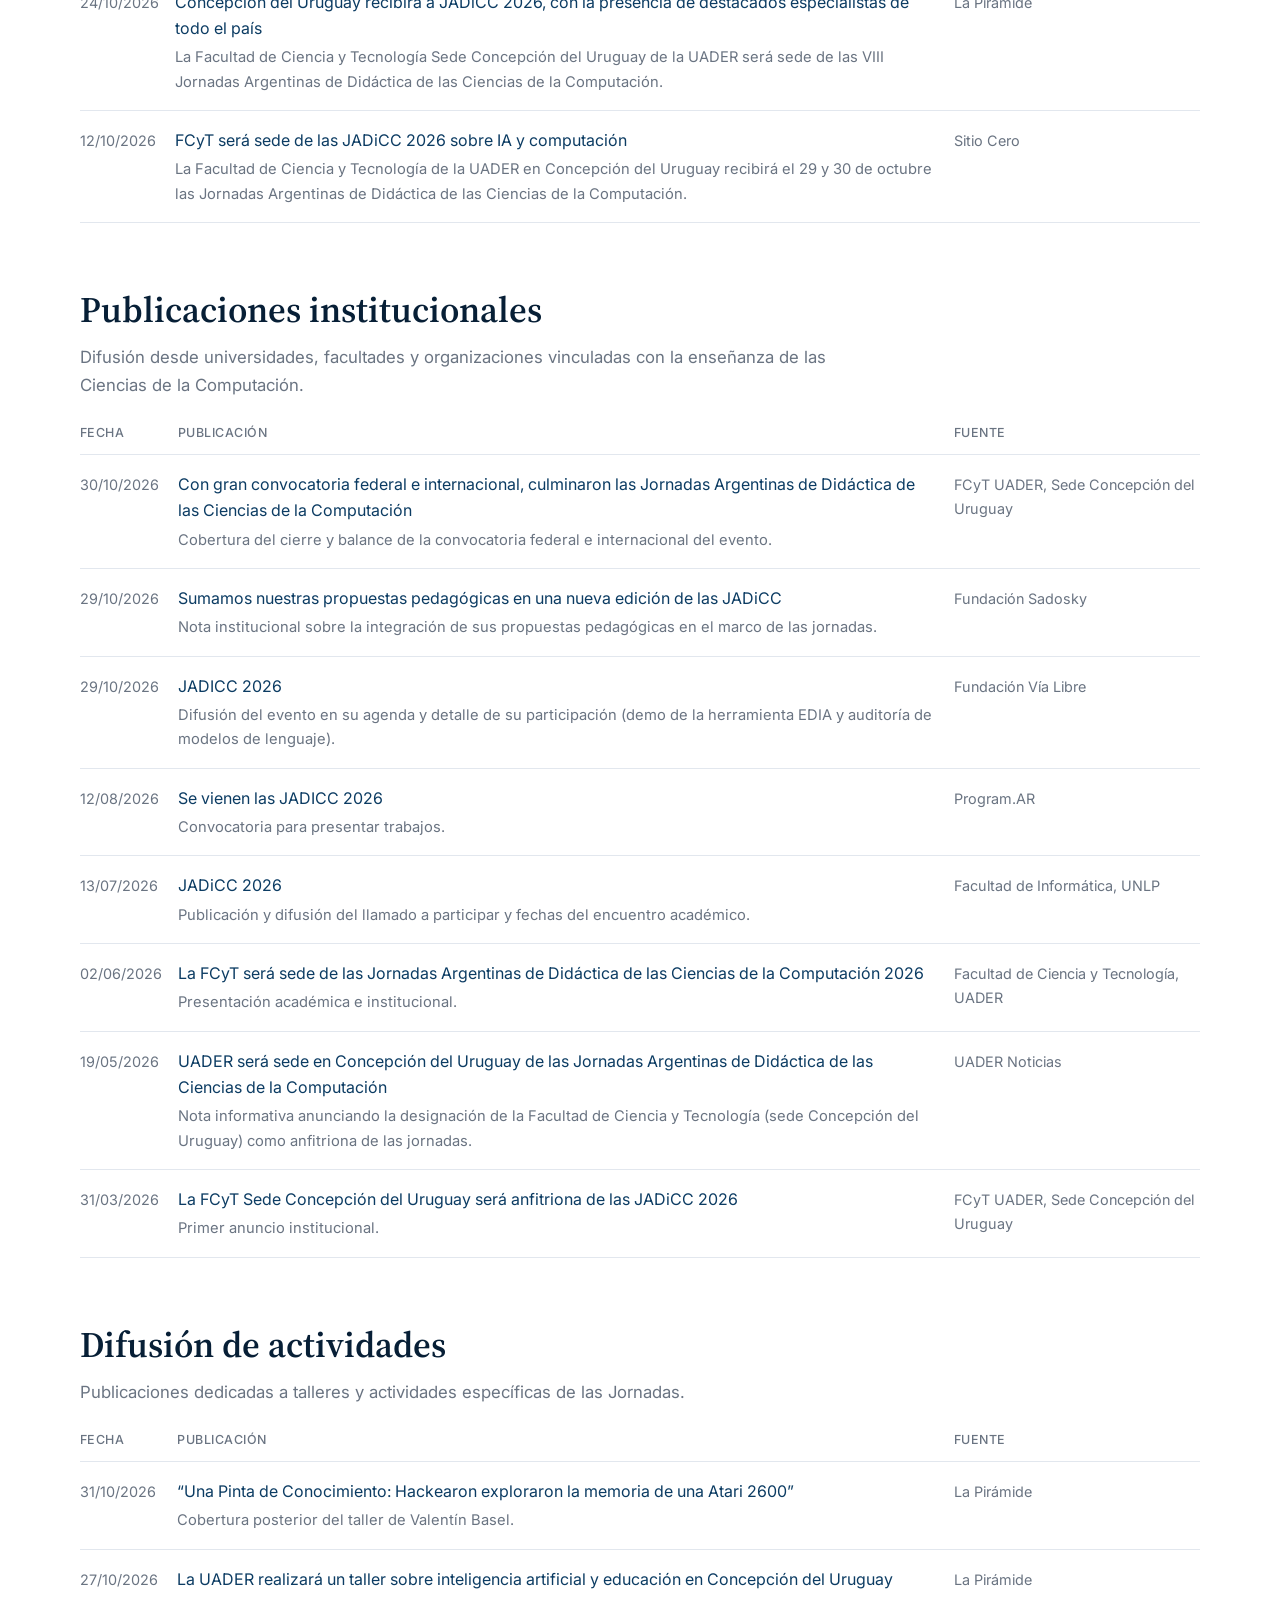
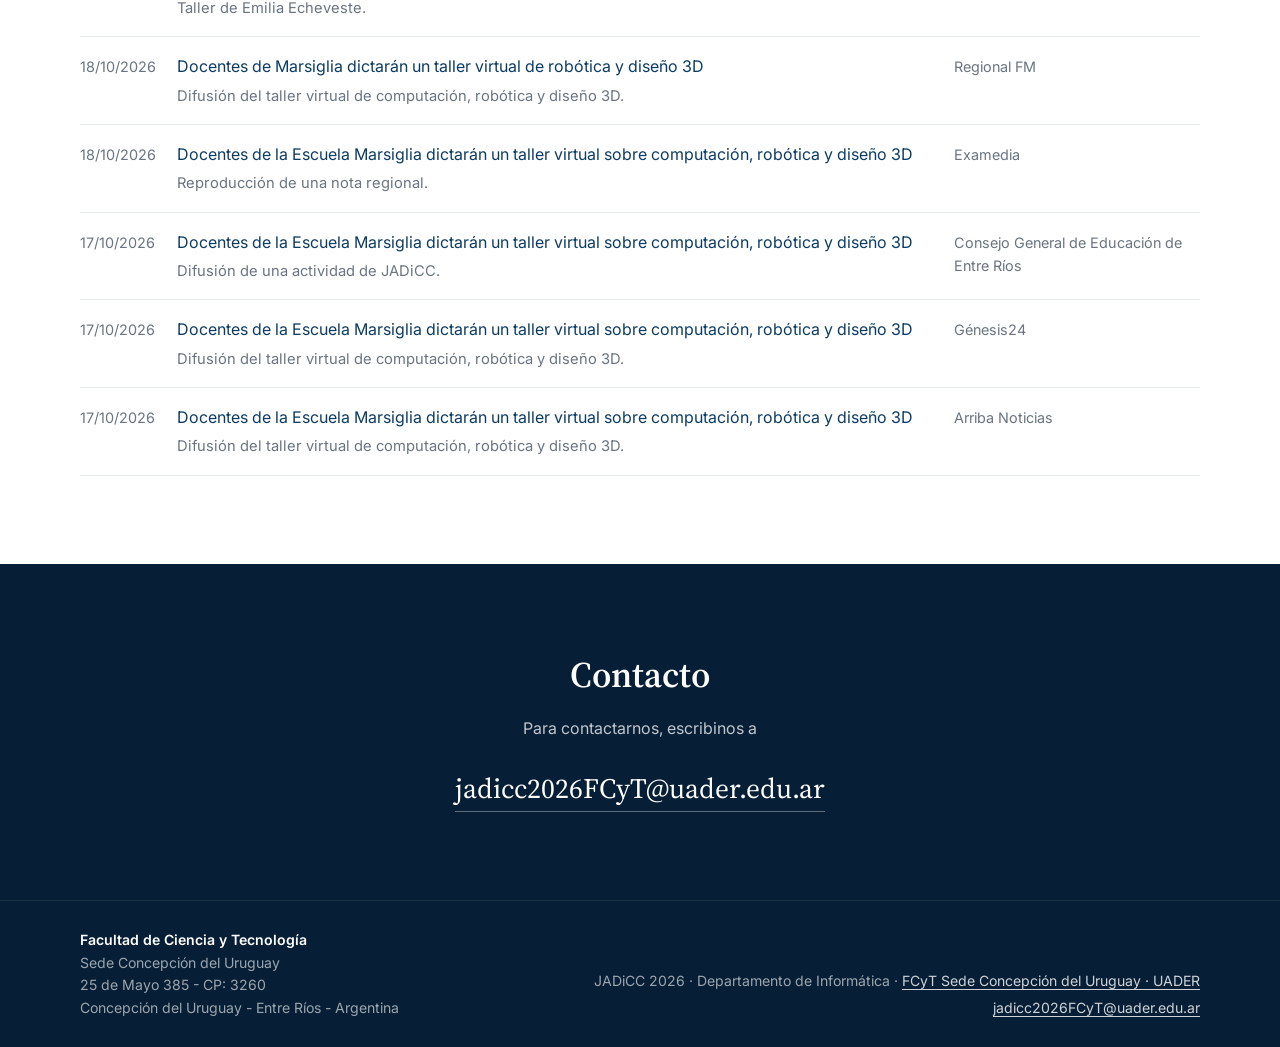
<file: noticias.html>
<!DOCTYPE html>
<html lang="es">
<head>
  <meta charset="utf-8">
  <meta name="viewport" content="width=device-width, initial-scale=1">
  <title>JADiCC en los medios · JADiCC 2026</title>
  <meta name="description" content="Notas de prensa sobre JADiCC 2026, Jornadas Argentinas de Didáctica de las Ciencias de la Computación.">
  <link rel="preconnect" href="https://fonts.googleapis.com">
  <link rel="preconnect" href="https://fonts.gstatic.com" crossorigin>
  <link href="https://fonts.googleapis.com/css2?family=Inter:wght@400;500;600&family=Source+Serif+4:opsz,wght@8..60,600&display=swap" rel="stylesheet">
  <link rel="icon" href="images/logo.png" type="image/png">
  <link rel="stylesheet" href="css/styles.css">
</head>
<body>
  <a class="skip-link" href="#main">Saltar al contenido</a>

  <header class="site-header">
    <div class="container">
      <a class="brand" href="index.html" aria-label="JADiCC 2026, inicio">
        <img src="images/logo-dark-jadicc2026.png" alt="JADiCC 2026" width="154" height="40">
      </a>
      <button class="nav-toggle" type="button" aria-controls="main-nav" aria-expanded="false" aria-label="Abrir menú">
        <svg width="22" height="22" viewBox="0 0 24 24" fill="none" stroke="currentColor" stroke-width="2" stroke-linecap="round" aria-hidden="true"><path d="M3 6h18M3 12h18M3 18h18"/></svg>
      </button>
      <nav class="main-nav" id="main-nav" aria-label="Principal">
        <ul>
          <li><a href="index.html#jornadas">Las Jornadas</a></li>
          <li><a href="index.html#cronograma">Cronograma</a></li>
          <li><a href="index.html#conferencias">Conferencias</a></li>
          <li><a href="index.html#organizacion">Organización</a></li>
          <li><a href="index.html#alojamientos">Alojamientos</a></li>
          <li><a href="call.html">Llamado</a></li>
          <li><a href="noticias.html" aria-current="page">Noticias</a></li>
          <li><a href="#contacto">Contacto</a></li>
          <li class="nav-cta"><a href="index.html#inscripcion">Inscripción</a></li>
        </ul>
      </nav>
    </div>
  </header>

  <main id="main">
    <section class="page-hero">
      <div class="container">
        <span class="eyebrow">JADiCC 2026</span>
        <h1>JADiCC en los medios</h1>
        <p>Notas, publicaciones y sitios que difundieron las Jornadas.</p>
      </div>
    </section>

    <section class="section" aria-label="Publicaciones">
      <div class="container">
        <section class="press-group" aria-labelledby="medios-prensa">
          <div class="section-head">
            <h2 id="medios-prensa">Prensa</h2>
            <p>Cobertura general de las Jornadas, antes y después del encuentro.</p>
          </div>
          <table class="press-table">
            <thead>
              <tr>
                <th scope="col">Fecha</th>
                <th scope="col">Publicación</th>
                <th scope="col">Fuente</th>
              </tr>
            </thead>
            <tbody>
              <tr>
                <td data-label="Fecha"><time datetime="2026-10-31">31/10/2026</time></td>
                <td data-label="Publicación">
                  <a href="https://03442.com.ar/2026/10/con-gran-convocatoria-federal-e-internacional-culminaron-las-jornadas-argentinas-de-didactica-de-las-ciencias-de-la-computacion/" target="_blank" rel="noopener">Con gran convocatoria federal e internacional, culminaron las Jornadas Argentinas de Didáctica de las Ciencias de la Computación</a>
                  <p class="press-summary">Balance posterior con participantes, trabajos y declaraciones institucionales.</p>
                </td>
                <td data-label="Fuente">03442 Noticias Ahora</td>
              </tr>
              <tr>
                <td data-label="Fecha"><time datetime="2026-10-31">31/10/2026</time></td>
                <td data-label="Publicación">
                  <a href="https://labajadadiario.com/sociedad/concluyeron-en-concepcion-del-uruguay-las-jadicc-2026-con-65-trabajos" target="_blank" rel="noopener">JADiCC 2026: concluyeron las jornadas en Concepción del Uruguay</a>
                  <p class="press-summary">Crónica del cierre de las jornadas, destacando la presentación de 65 trabajos y los ejes sobre educación e inteligencia artificial.</p>
                </td>
                <td data-label="Fuente">La Bajada</td>
              </tr>
              <tr>
                <td data-label="Fecha"><time datetime="2026-10-30">30/10/2026</time></td>
                <td data-label="Publicación">
                  <a href="https://www.lapiramide.net/noticias/2026/10/30/363468-concepcion-del-uruguay-fue-sede-de-las-jornadas-argentinas-de-didactica-de-las-ciencias-de-la-computacion" target="_blank" rel="noopener">Concepción del Uruguay fue sede de las Jornadas Argentinas de Didáctica de las Ciencias de la Computación</a>
                  <p class="press-summary">Reseña sobre el desarrollo del encuentro en Concepción del Uruguay y la concurrencia de especialistas de todo el país.</p>
                </td>
                <td data-label="Fuente">La Pirámide</td>
              </tr>
              <tr>
                <td data-label="Fecha"><time datetime="2026-10-30">30/10/2026</time></td>
                <td data-label="Publicación">
                  <a href="https://www.examedia.com.ar/portada/post/88152704" target="_blank" rel="noopener">Concepción del Uruguay fue sede de las Jornadas Argentinas de Didáctica de las Ciencias de la Computación</a>
                  <p class="press-summary">Reproducción de la publicación de La Pirámide.</p>
                </td>
                <td data-label="Fuente">Examedia</td>
              </tr>
              <tr>
                <td data-label="Fecha"><time datetime="2026-10-25">25/10/2026</time></td>
                <td data-label="Publicación">
                  <a href="https://03442.com.ar/2026/10/concepcion-del-uruguay-recibe-a-las-jadicc-2026-con-la-presencia-de-destacados-especialistas-de-todo-el-pais/" target="_blank" rel="noopener">Concepción del Uruguay recibe a las JADICC 2026, con la presencia de destacados especialistas de todo el país</a>
                  <p class="press-summary">Nota previa con programación, especialistas, conferencias y talleres.</p>
                </td>
                <td data-label="Fuente">03442 Noticias Ahora</td>
              </tr>
              <tr>
                <td data-label="Fecha"><time datetime="2026-10-25">25/10/2026</time></td>
                <td data-label="Publicación">
                  <a href="https://examedia.com.ar/portada/post/88117317" target="_blank" rel="noopener">Concepción del Uruguay recibe a las JADICC 2026, con la presencia de destacados especialistas de todo el país</a>
                  <p class="press-summary">Reproducción de la cobertura previa de 03442.</p>
                </td>
                <td data-label="Fuente">Examedia</td>
              </tr>
              <tr>
                <td data-label="Fecha"><time datetime="2026-10-25">25/10/2026</time></td>
                <td data-label="Publicación">
                  <a href="https://pulsoia.com.ar/noticias/uruguay-jadicc-computacion-octubre-2026/" target="_blank" rel="noopener">Concepción del Uruguay recibirá jornadas sobre cómo enseñar computación</a>
                  <p class="press-summary">Nota de difusión de la agenda.</p>
                </td>
                <td data-label="Fuente">Pulso IA</td>
              </tr>
              <tr>
                <td data-label="Fecha"><time datetime="2026-10-24">24/10/2026</time></td>
                <td data-label="Publicación">
                  <a href="https://uruguayenses.com/concepcion-del-uruguay-sede-jadicc-2026/" target="_blank" rel="noopener">Concepción del Uruguay recibe las JADiCC 2026 con especialistas de todo el país</a>
                  <p class="press-summary">Presentación del encuentro y sus actividades.</p>
                </td>
                <td data-label="Fuente">Uruguayenses Digital</td>
              </tr>
              <tr>
                <td data-label="Fecha"><time datetime="2026-10-24">24/10/2026</time></td>
                <td data-label="Publicación">
                  <a href="https://www.elonce.com/sociedad/concepcion-del-uruguay-sera-sede-de-jornadas-de-ciencias-de-la-computacion.htm" target="_blank" rel="noopener">Concepción del Uruguay será sede de Jornadas de Ciencias de la Computación</a>
                  <p class="press-summary">Cobertura general del evento.</p>
                </td>
                <td data-label="Fuente">El Once</td>
              </tr>
              <tr>
                <td data-label="Fecha"><time datetime="2026-10-24">24/10/2026</time></td>
                <td data-label="Publicación">
                  <a href="https://www.lapiramide.net/noticias/2026/10/24/362715-concepcion-del-uruguay-recibira-a-jadicc-2026-con-la-presencia-de-destacados-especialistas-de-todo-el-pais" target="_blank" rel="noopener">Concepción del Uruguay recibirá a JADiCC 2026, con la presencia de destacados especialistas de todo el país</a>
                  <p class="press-summary">La Facultad de Ciencia y Tecnología Sede Concepción del Uruguay de la UADER será sede de las VIII Jornadas Argentinas de Didáctica de las Ciencias de la Computación.</p>
                </td>
                <td data-label="Fuente">La Pirámide</td>
              </tr>
              <tr>
                <td data-label="Fecha"><time datetime="2026-10-12">12/10/2026</time></td>
                <td data-label="Publicación">
                  <a href="https://sitiocero.com.ar/fcyt-sera-sede-de-las-jadicc-2026-sobre-ia-y-computacion/" target="_blank" rel="noopener">FCyT será sede de las JADiCC 2026 sobre IA y computación</a>
                  <p class="press-summary">La Facultad de Ciencia y Tecnología de la UADER en Concepción del Uruguay recibirá el 29 y 30 de octubre las Jornadas Argentinas de Didáctica de las Ciencias de la Computación.</p>
                </td>
                <td data-label="Fuente">Sitio Cero</td>
              </tr>
            </tbody>
          </table>
        </section>
        <section class="press-group" aria-labelledby="medios-institucionales">
          <div class="section-head">
            <h2 id="medios-institucionales">Publicaciones institucionales</h2>
            <p>Difusión desde universidades, facultades y organizaciones vinculadas con la enseñanza de las Ciencias de la Computación.</p>
          </div>
          <table class="press-table">
            <thead>
              <tr>
                <th scope="col">Fecha</th>
                <th scope="col">Publicación</th>
                <th scope="col">Fuente</th>
              </tr>
            </thead>
            <tbody>
              <tr>
                <td data-label="Fecha"><time datetime="2026-10-30">30/10/2026</time></td>
                <td data-label="Publicación">
                  <a href="https://fcytcdelu.uader.edu.ar/node/2288" target="_blank" rel="noopener">Con gran convocatoria federal e internacional, culminaron las Jornadas Argentinas de Didáctica de las Ciencias de la Computación</a>
                  <p class="press-summary">Cobertura del cierre y balance de la convocatoria federal e internacional del evento.</p>
                </td>
                <td data-label="Fuente">FCyT UADER, Sede Concepción del Uruguay</td>
              </tr>
              <tr>
                <td data-label="Fecha"><time datetime="2026-10-29">29/10/2026</time></td>
                <td data-label="Publicación">
                  <a href="https://fundacionsadosky.org.ar/nuestras-propuestas-pedagogicas-en-nueva-edicion-de-jadicc/" target="_blank" rel="noopener">Sumamos nuestras propuestas pedagógicas en una nueva edición de las JADiCC</a>
                  <p class="press-summary">Nota institucional sobre la integración de sus propuestas pedagógicas en el marco de las jornadas.</p>
                </td>
                <td data-label="Fuente">Fundación Sadosky</td>
              </tr>
              <tr>
                <td data-label="Fecha"><time datetime="2026-10-29">29/10/2026</time></td>
                <td data-label="Publicación">
                  <a href="https://www.vialibre.org.ar/agenda/jadicc-2026/" target="_blank" rel="noopener">JADICC 2026</a>
                  <p class="press-summary">Difusión del evento en su agenda y detalle de su participación (demo de la herramienta EDIA y auditoría de modelos de lenguaje).</p>
                </td>
                <td data-label="Fuente">Fundación Vía Libre</td>
              </tr>
              <tr>
                <td data-label="Fecha"><time datetime="2026-08-12">12/08/2026</time></td>
                <td data-label="Publicación">
                  <a href="https://program.ar/se-vienen-las-jadicc-2026/" target="_blank" rel="noopener">Se vienen las JADICC 2026</a>
                  <p class="press-summary">Convocatoria para presentar trabajos.</p>
                </td>
                <td data-label="Fuente">Program.AR</td>
              </tr>
              <tr>
                <td data-label="Fecha"><time datetime="2026-07-13">13/07/2026</time></td>
                <td data-label="Publicación">
                  <a href="https://www.extension.info.unlp.edu.ar/jadicc-2026/" target="_blank" rel="noopener">JADiCC 2026</a>
                  <p class="press-summary">Publicación y difusión del llamado a participar y fechas del encuentro académico.</p>
                </td>
                <td data-label="Fuente">Facultad de Informática, UNLP</td>
              </tr>
              <tr>
                <td data-label="Fecha"><time datetime="2026-06-02">02/06/2026</time></td>
                <td data-label="Publicación">
                  <a href="https://fcyt.uader.edu.ar/la-fcyt-sera-sede-de-las-jornadas-argentinas-de-didactica-de-las-ciencias-de-la-computacion-2026/" target="_blank" rel="noopener">La FCyT será sede de las Jornadas Argentinas de Didáctica de las Ciencias de la Computación 2026</a>
                  <p class="press-summary">Presentación académica e institucional.</p>
                </td>
                <td data-label="Fuente">Facultad de Ciencia y Tecnología, UADER</td>
              </tr>
              <tr>
                <td data-label="Fecha"><time datetime="2026-05-19">19/05/2026</time></td>
                <td data-label="Publicación">
                  <a href="https://noticias.uader.edu.ar/novedades/academica/uader-sera-sede-en-concepcion-del-uruguay-de-las-jornadas-argentinas-de" target="_blank" rel="noopener">UADER será sede en Concepción del Uruguay de las Jornadas Argentinas de Didáctica de las Ciencias de la Computación</a>
                  <p class="press-summary">Nota informativa anunciando la designación de la Facultad de Ciencia y Tecnología (sede Concepción del Uruguay) como anfitriona de las jornadas.</p>
                </td>
                <td data-label="Fuente">UADER Noticias</td>
              </tr>
              <tr>
                <td data-label="Fecha"><time datetime="2026-03-31">31/03/2026</time></td>
                <td data-label="Publicación">
                  <a href="https://fcytcdelu.uader.edu.ar/node/2148" target="_blank" rel="noopener">La FCyT Sede Concepción del Uruguay será anfitriona de las JADiCC 2026</a>
                  <p class="press-summary">Primer anuncio institucional.</p>
                </td>
                <td data-label="Fuente">FCyT UADER, Sede Concepción del Uruguay</td>
              </tr>
            </tbody>
          </table>
        </section>
        <section class="press-group" aria-labelledby="medios-actividades">
          <div class="section-head">
            <h2 id="medios-actividades">Difusión de actividades</h2>
            <p>Publicaciones dedicadas a talleres y actividades específicas de las Jornadas.</p>
          </div>
          <table class="press-table">
            <thead>
              <tr>
                <th scope="col">Fecha</th>
                <th scope="col">Publicación</th>
                <th scope="col">Fuente</th>
              </tr>
            </thead>
            <tbody>
              <tr>
                <td data-label="Fecha"><time datetime="2026-10-31">31/10/2026</time></td>
                <td data-label="Publicación">
                  <a href="https://www.lapiramide.net/noticias/2026/10/31/363501-una-pinta-de-conocimiento-hackearon-exploraron-la-memoria-de-una-atari-2600" target="_blank" rel="noopener">“Una Pinta de Conocimiento: Hackearon exploraron la memoria de una Atari 2600”</a>
                  <p class="press-summary">Cobertura posterior del taller de Valentín Basel.</p>
                </td>
                <td data-label="Fuente">La Pirámide</td>
              </tr>
              <tr>
                <td data-label="Fecha"><time datetime="2026-10-27">27/10/2026</time></td>
                <td data-label="Publicación">
                  <a href="https://www.lapiramide.net/noticias/2026/10/27/363036-la-uader-realizara-un-taller-sobre-inteligencia-artificial-y-educacion-en-concepcion-del-uruguay" target="_blank" rel="noopener">La UADER realizará un taller sobre inteligencia artificial y educación en Concepción del Uruguay</a>
                  <p class="press-summary">Taller de Emilia Echeveste.</p>
                </td>
                <td data-label="Fuente">La Pirámide</td>
              </tr>
              <tr>
                <td data-label="Fecha"><time datetime="2026-10-18">18/10/2026</time></td>
                <td data-label="Publicación">
                  <a href="https://regional973.com.ar/docentes-de-marsiglia-dictaran-un-taller-virtual-de-robotica-y-diseno-3d/" target="_blank" rel="noopener">Docentes de Marsiglia dictarán un taller virtual de robótica y diseño 3D</a>
                  <p class="press-summary">Difusión del taller virtual de computación, robótica y diseño 3D.</p>
                </td>
                <td data-label="Fuente">Regional FM</td>
              </tr>
              <tr>
                <td data-label="Fecha"><time datetime="2026-10-18">18/10/2026</time></td>
                <td data-label="Publicación">
                  <a href="https://www.examedia.com.ar/portada/post/88071833" target="_blank" rel="noopener">Docentes de la Escuela Marsiglia dictarán un taller virtual sobre computación, robótica y diseño 3D</a>
                  <p class="press-summary">Reproducción de una nota regional.</p>
                </td>
                <td data-label="Fuente">Examedia</td>
              </tr>
              <tr>
                <td data-label="Fecha"><time datetime="2026-10-17">17/10/2026</time></td>
                <td data-label="Publicación">
                  <a href="https://cge.entrerios.gov.ar/2026/10/docentes-de-la-escuela-marsiglia-dictaran-un-taller-virtual-sobre-computacion-robotica-y-diseno-3d/" target="_blank" rel="noopener">Docentes de la Escuela Marsiglia dictarán un taller virtual sobre computación, robótica y diseño 3D</a>
                  <p class="press-summary">Difusión de una actividad de JADiCC.</p>
                </td>
                <td data-label="Fuente">Consejo General de Educación de Entre Ríos</td>
              </tr>
              <tr>
                <td data-label="Fecha"><time datetime="2026-10-17">17/10/2026</time></td>
                <td data-label="Publicación">
                  <a href="https://genesis24.net/2026/10/17/docentes-de-la-escuela-marsiglia-dictaran-un-taller-virtual-sobre-computacion-robotica-y-diseno-3d/" target="_blank" rel="noopener">Docentes de la Escuela Marsiglia dictarán un taller virtual sobre computación, robótica y diseño 3D</a>
                  <p class="press-summary">Difusión del taller virtual de computación, robótica y diseño 3D.</p>
                </td>
                <td data-label="Fuente">Génesis24</td>
              </tr>
              <tr>
                <td data-label="Fecha"><time datetime="2026-10-17">17/10/2026</time></td>
                <td data-label="Publicación">
                  <a href="https://arribanoticias.com.ar/docentes-de-la-escuela-marsiglia-dictaran-un-taller-virtual-sobre-computacion-robotica-y-diseno-3d/" target="_blank" rel="noopener">Docentes de la Escuela Marsiglia dictarán un taller virtual sobre computación, robótica y diseño 3D</a>
                  <p class="press-summary">Difusión del taller virtual de computación, robótica y diseño 3D.</p>
                </td>
                <td data-label="Fuente">Arriba Noticias</td>
              </tr>
            </tbody>
          </table>
        </section>
      </div>
    </section>

    <section class="section section--dark" id="contacto" aria-labelledby="contacto-title">
      <div class="container contact">
        <h2 id="contacto-title">Contacto</h2>
        <p>Para contactarnos, escribinos a</p>
        <a class="email" href="mailto:jadicc2026FCyT@uader.edu.ar">jadicc2026FCyT@uader.edu.ar</a>
      </div>
    </section>
  </main>

  <footer class="site-footer">
    <div class="container">
      <address class="footer-address">
        <strong>Facultad de Ciencia y Tecnología</strong><br>
        Sede Concepción del Uruguay<br>
        25 de Mayo 385 - CP: 3260<br>
        Concepción del Uruguay - Entre Ríos - Argentina
      </address>
      <div class="footer-meta">
        <span>JADiCC 2026 · Departamento de Informática · <a href="https://fcytcdelu.uader.edu.ar" target="_blank" rel="noopener">FCyT Sede Concepción del Uruguay · UADER</a></span>
        <a href="mailto:jadicc2026FCyT@uader.edu.ar">jadicc2026FCyT@uader.edu.ar</a>
      </div>
    </div>
  </footer>

  <script src="js/main.js"></script>
</body>
</html>
</file>
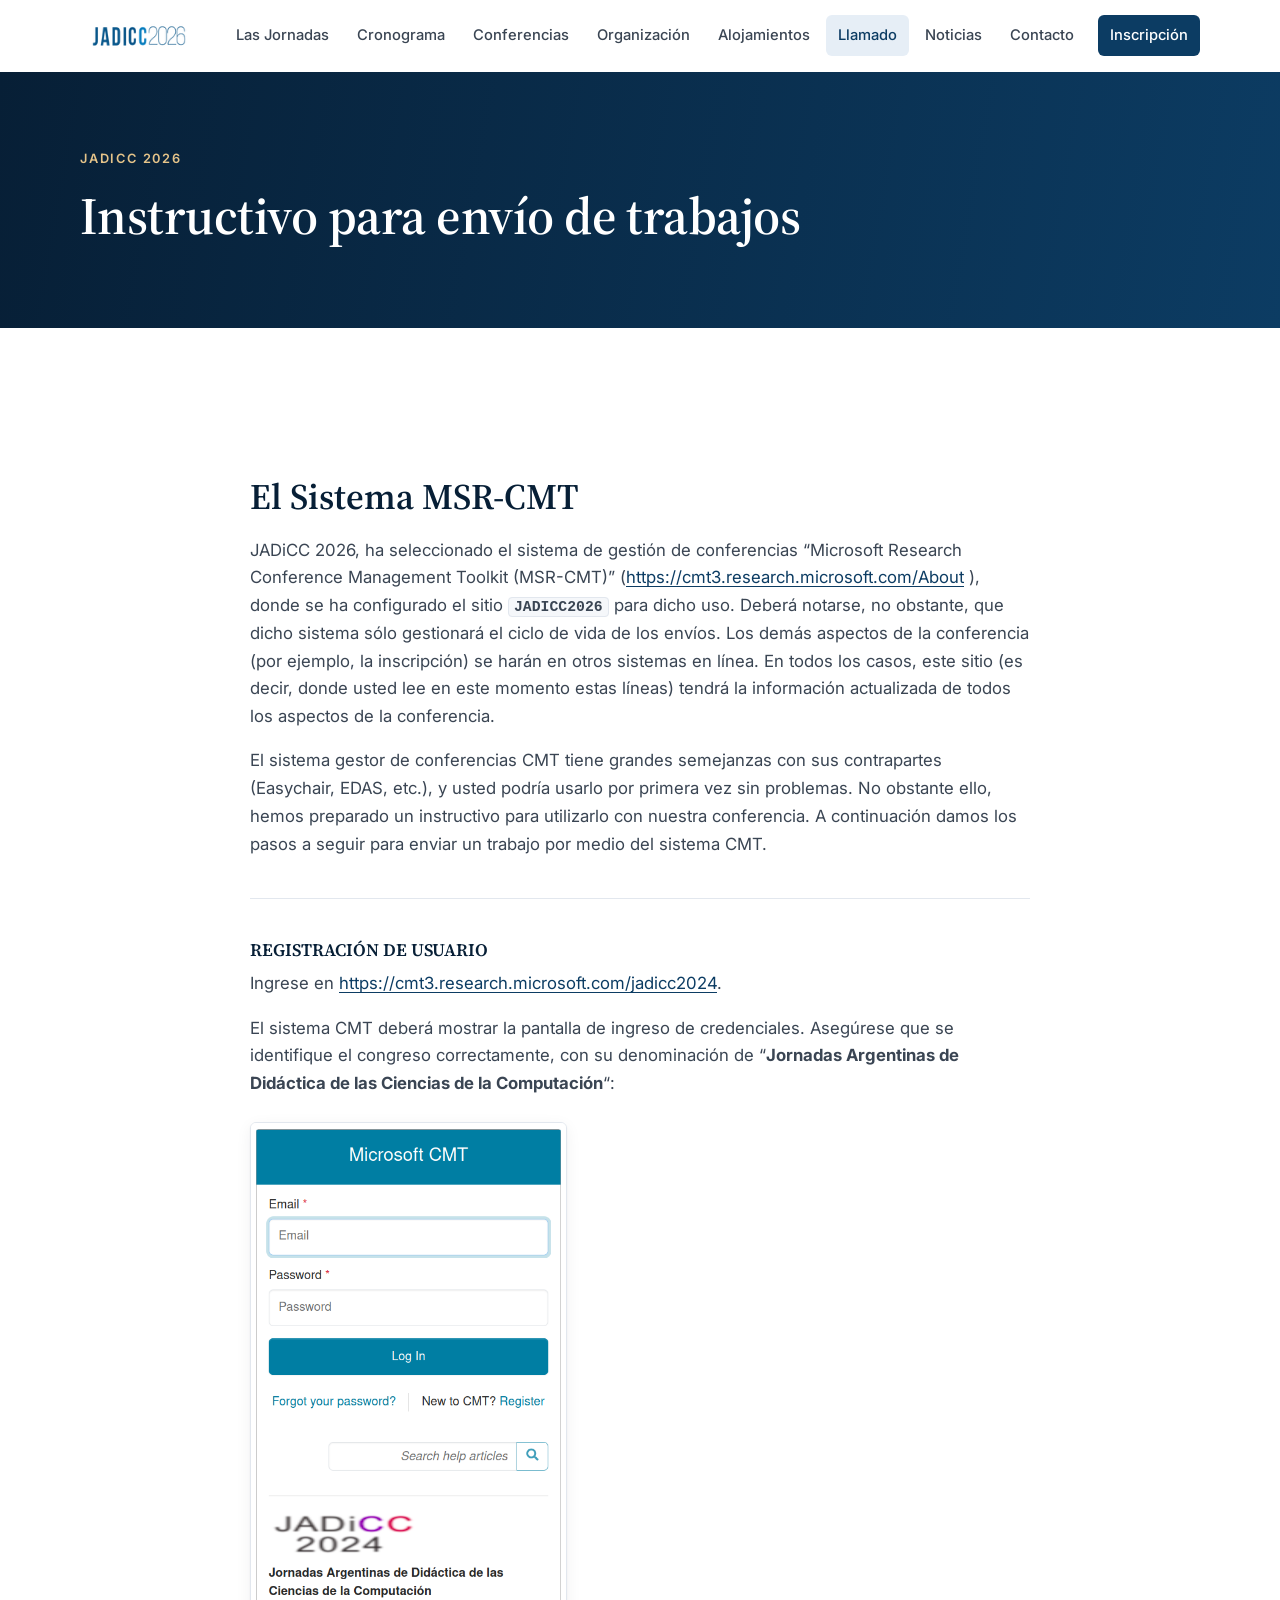
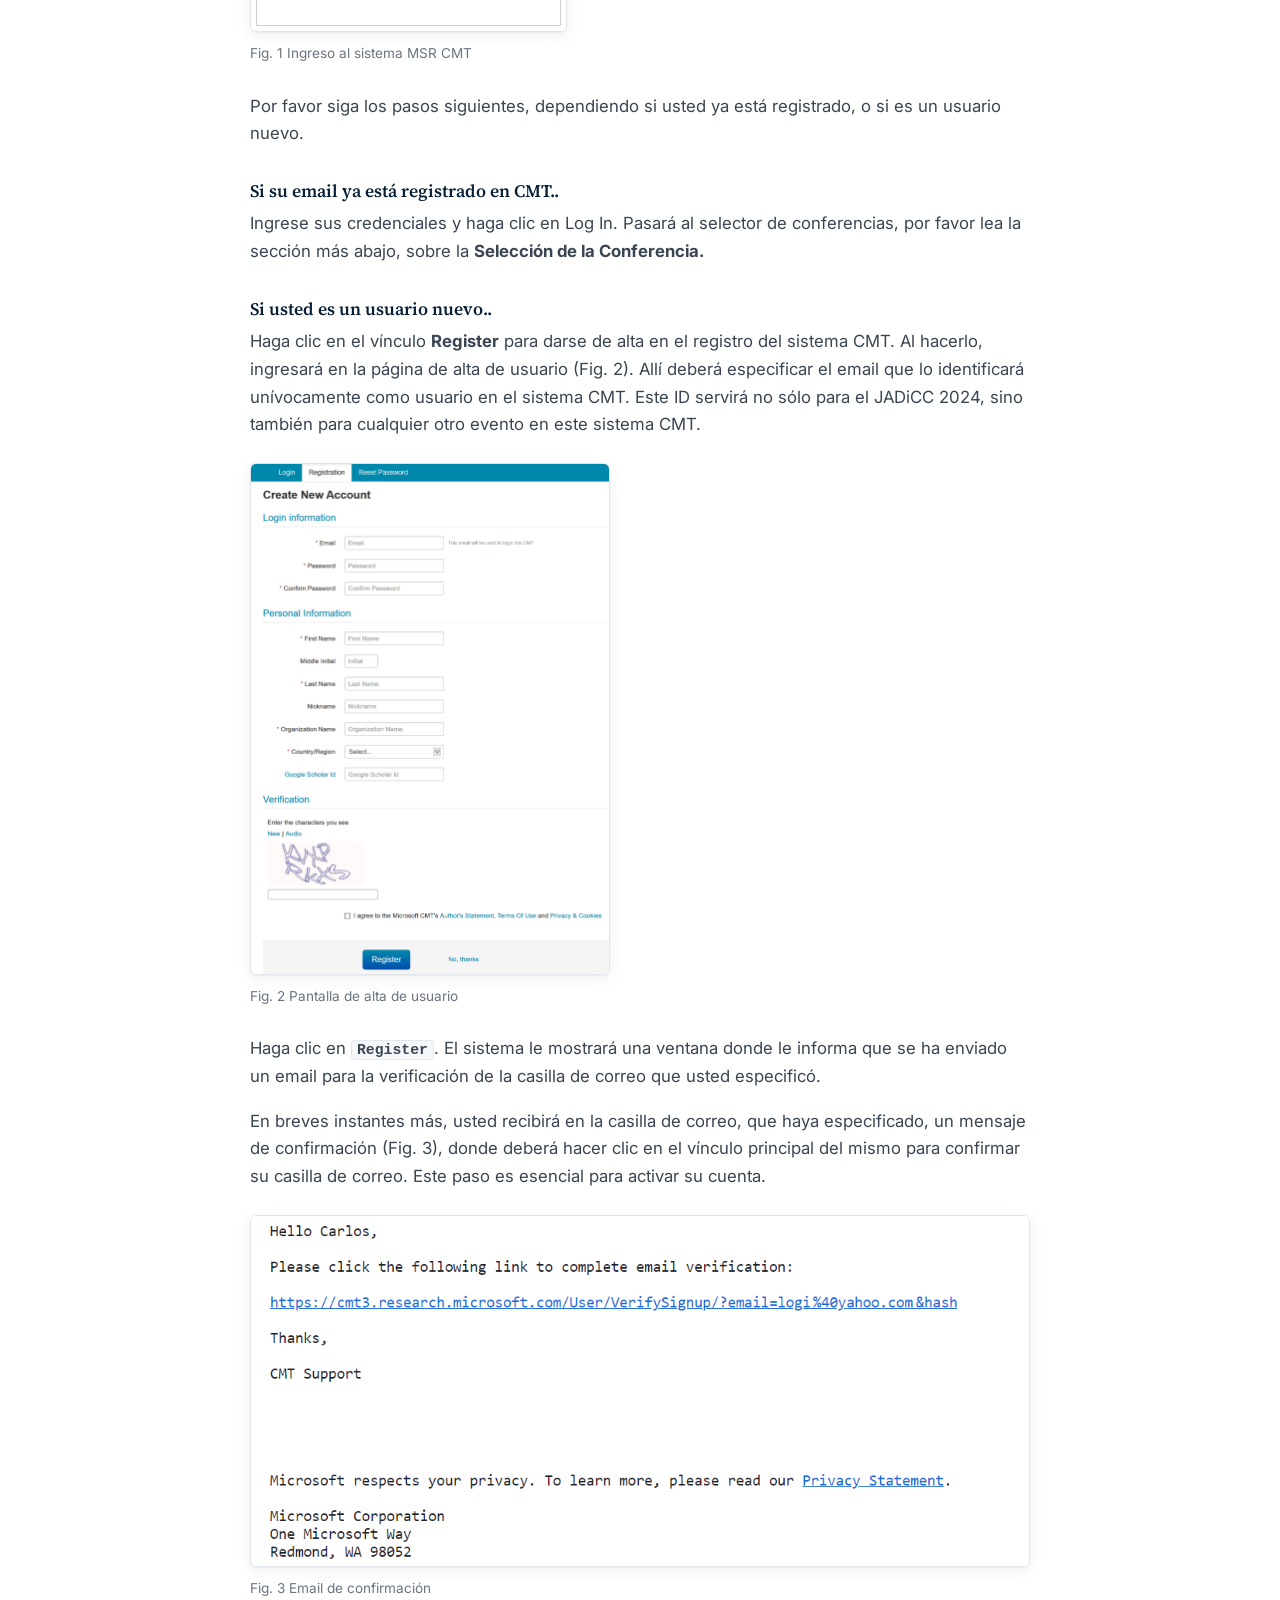
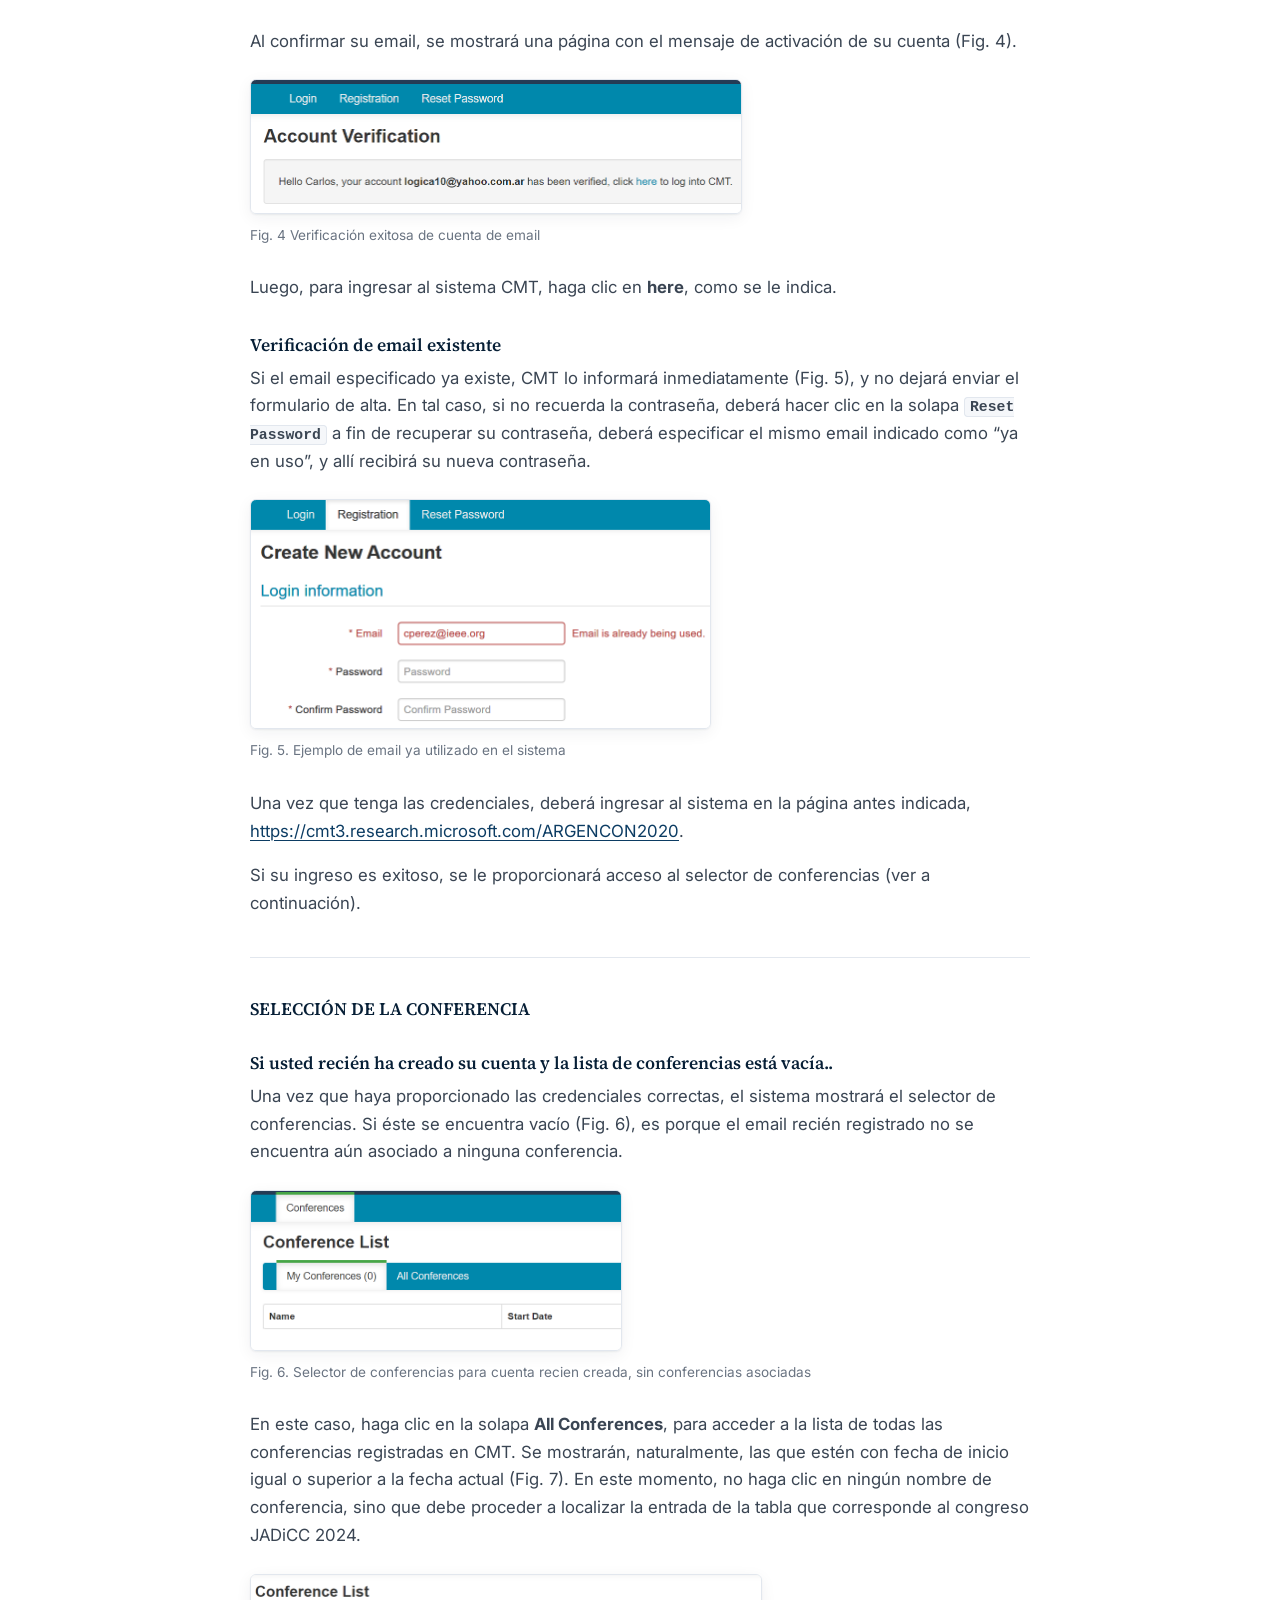
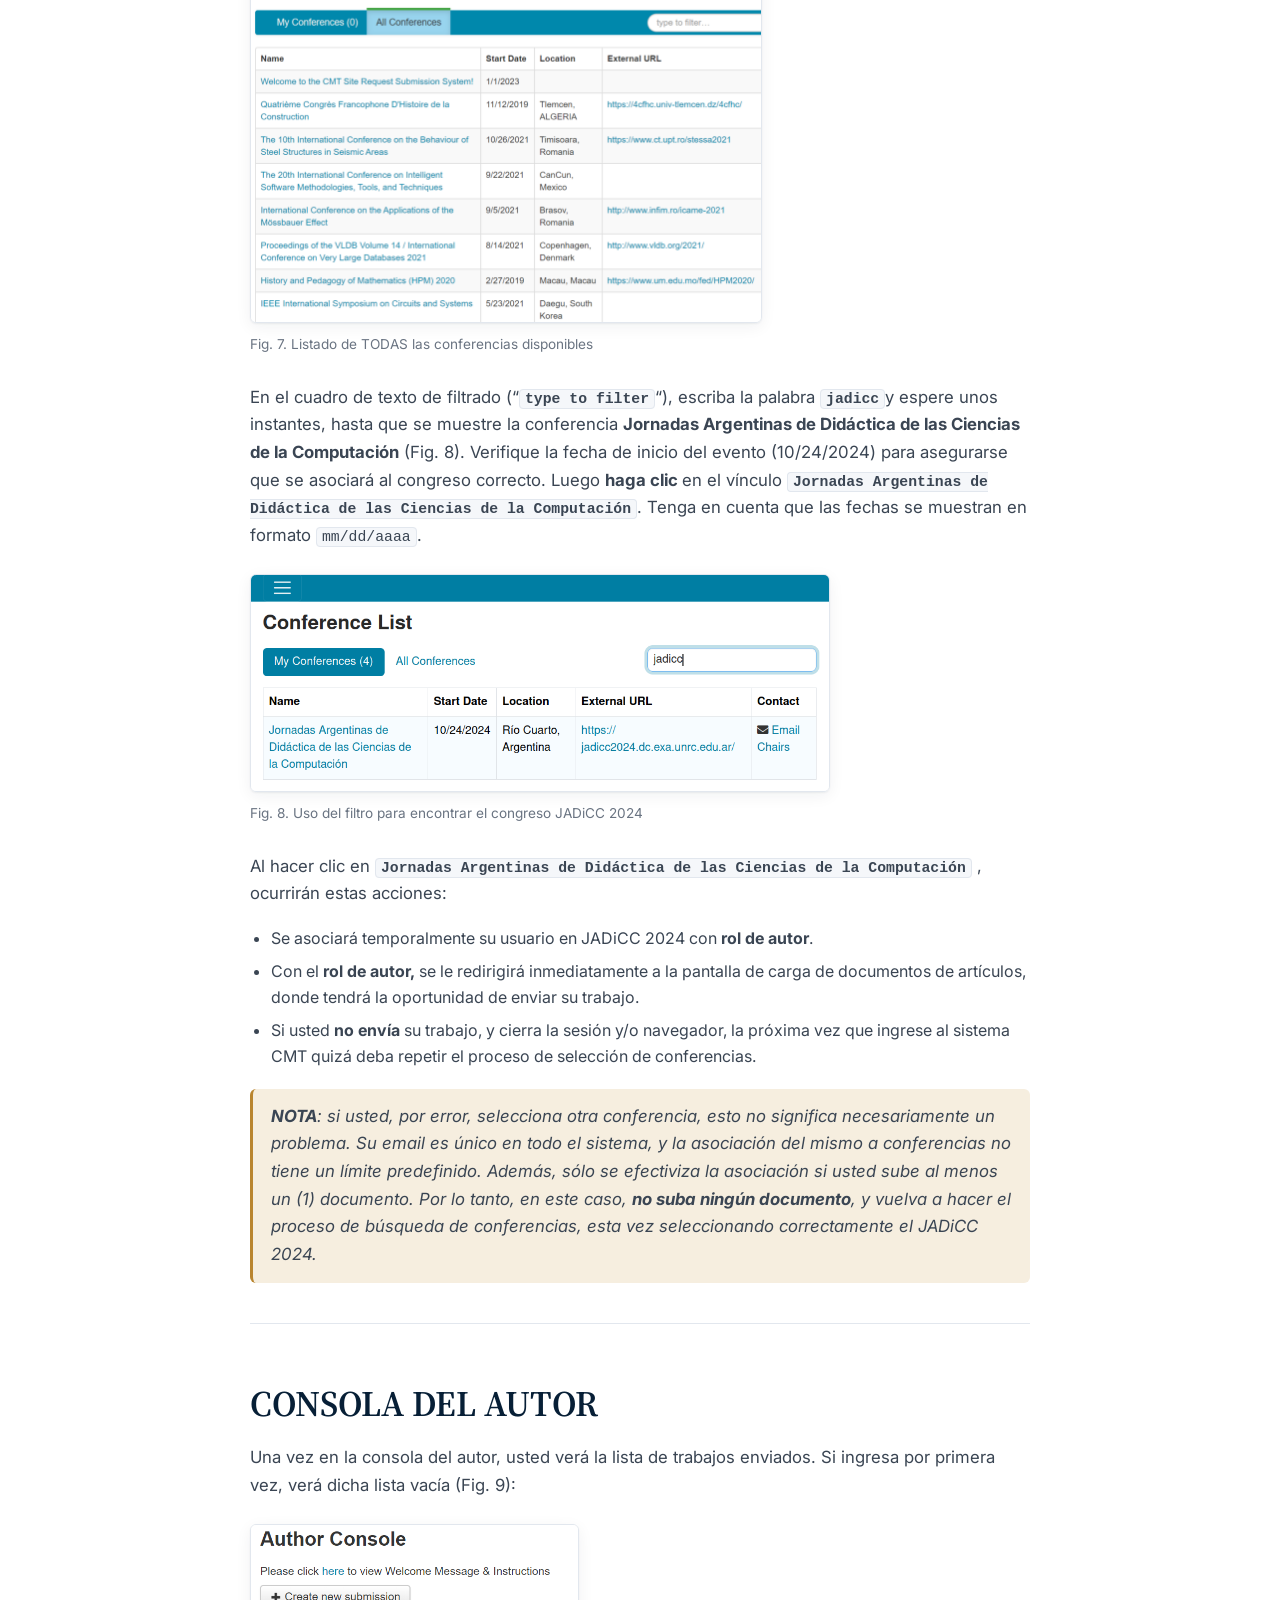
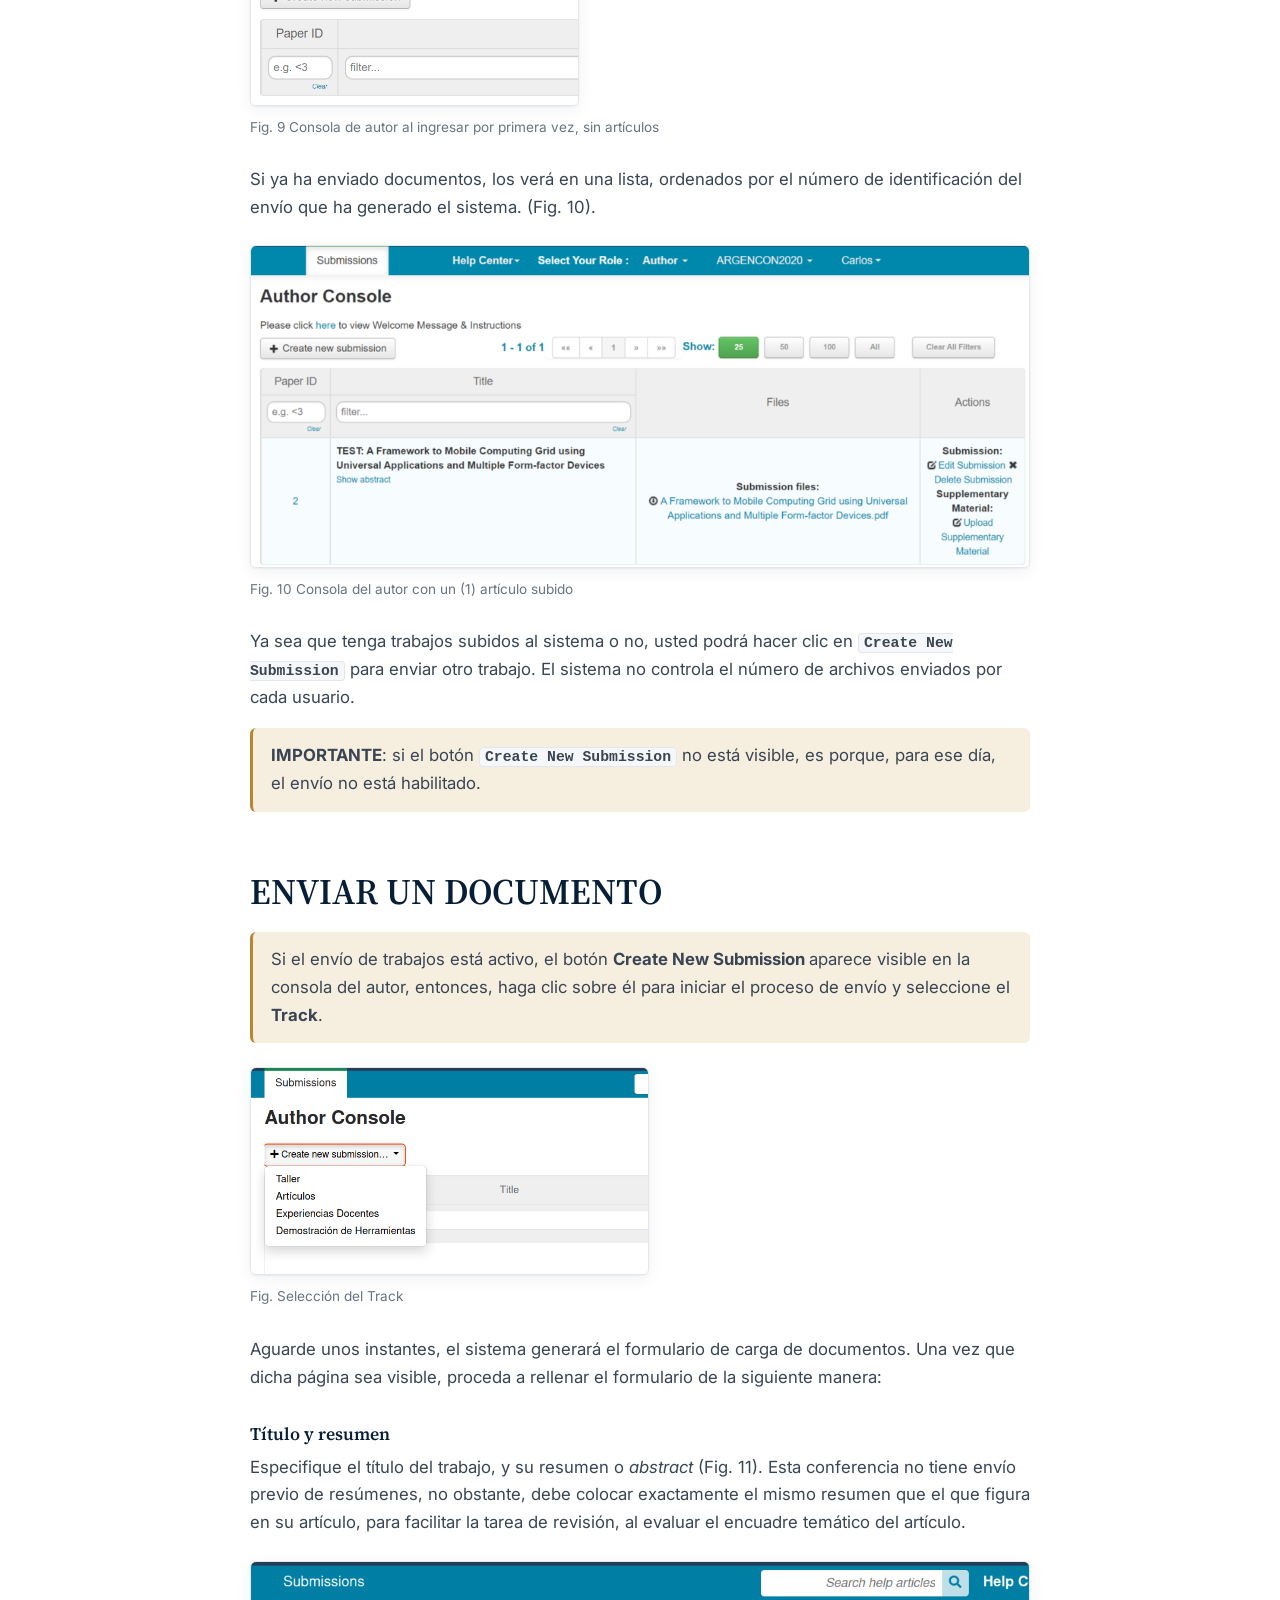
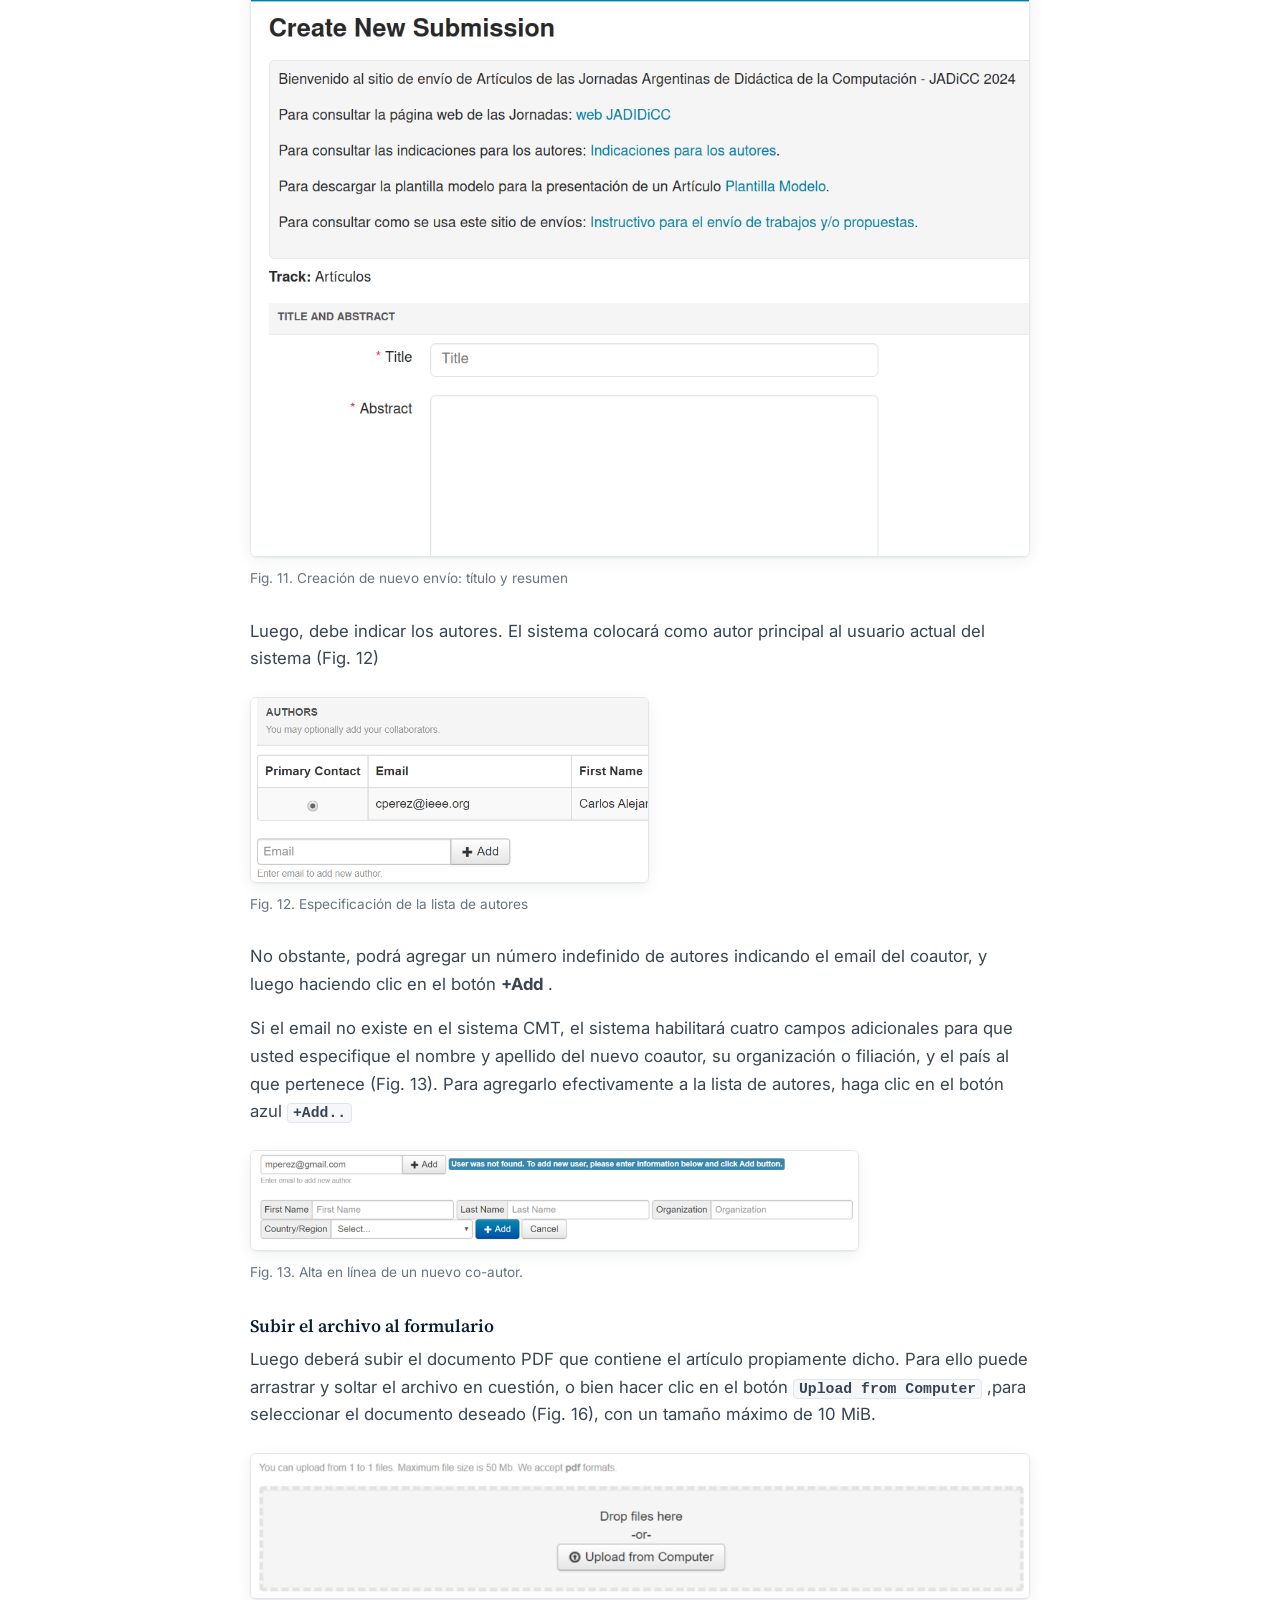
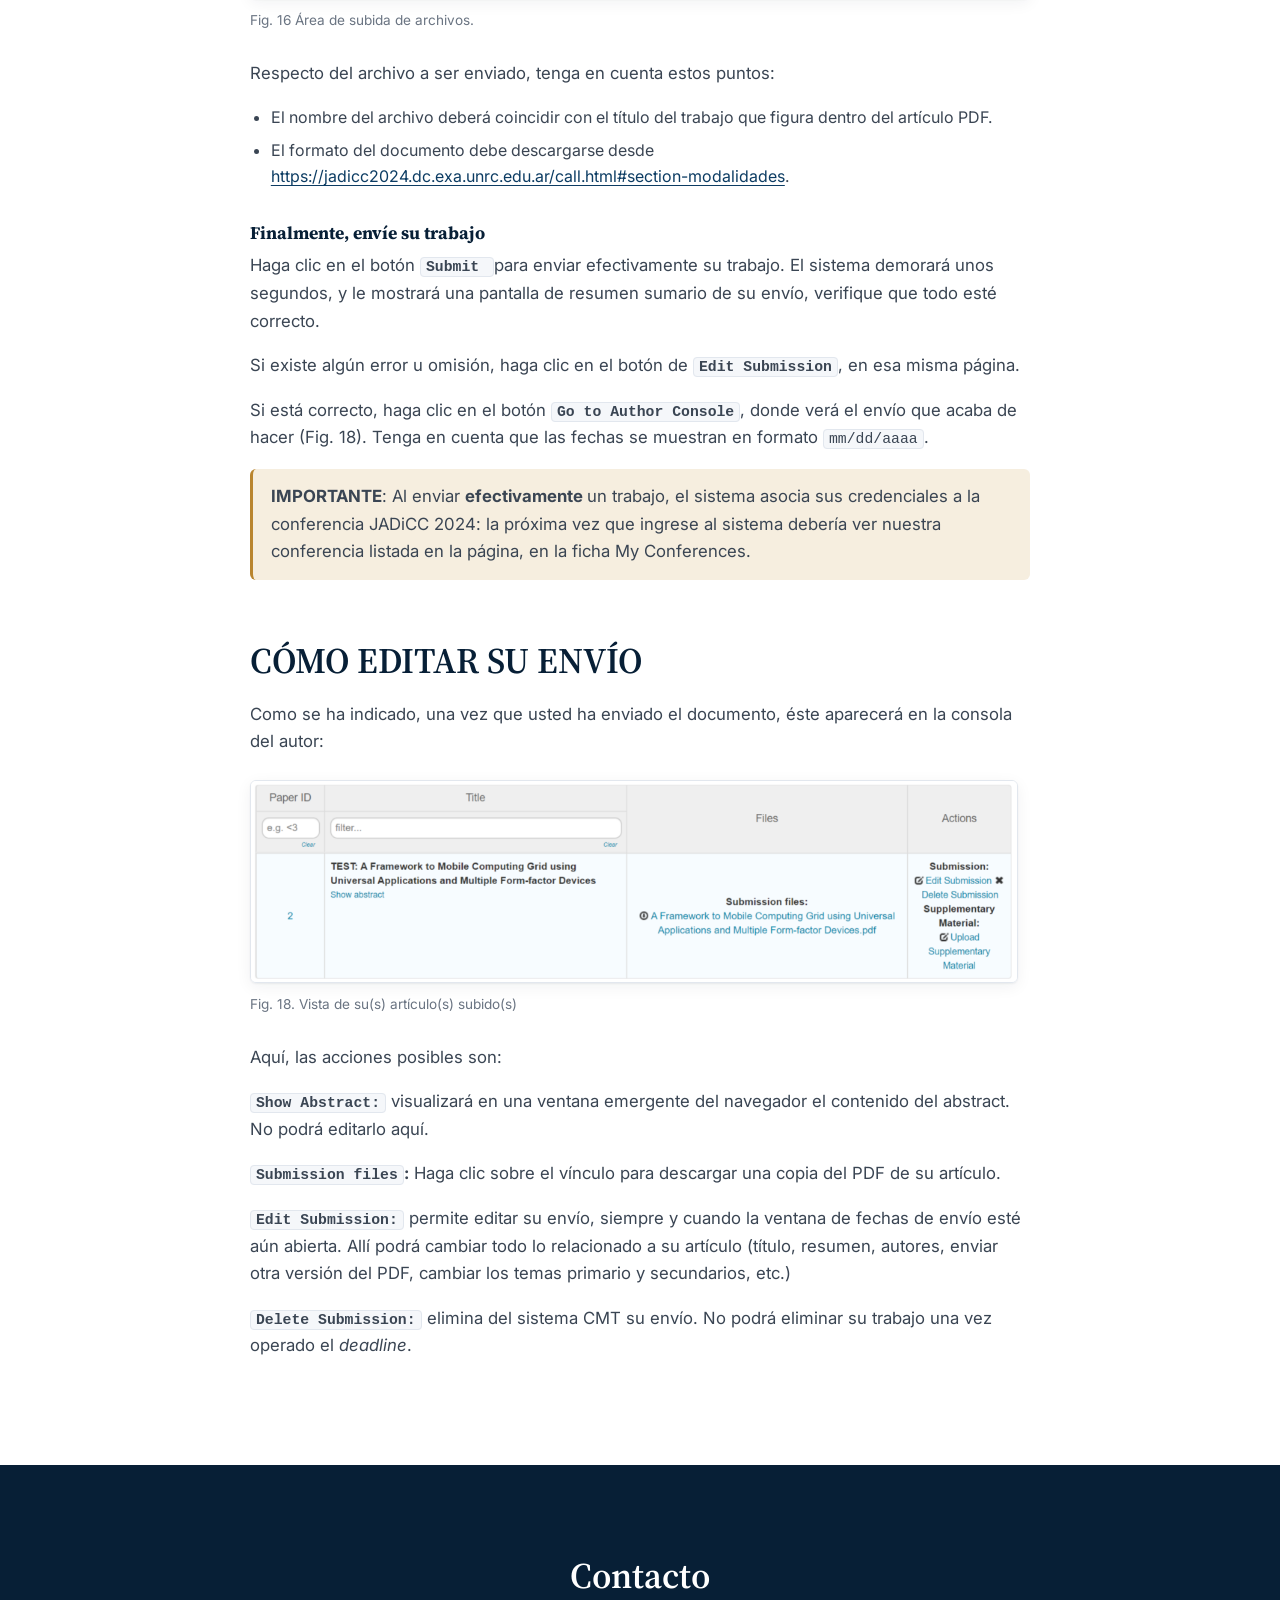
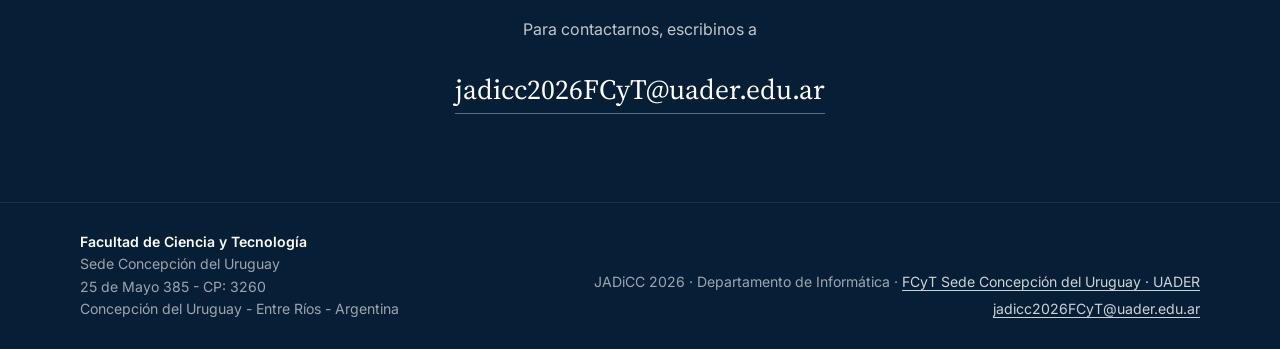
<file: cmt/infoCMTautores.html>
<!DOCTYPE html>
<html lang="es">
<head>
  <meta charset="utf-8">
  <meta name="viewport" content="width=device-width, initial-scale=1">
  <title>Instructivo para envío de trabajos · JADiCC 2026</title>
  <meta name="description" content="Instructivo para el envío de trabajos a JADiCC 2026 mediante el sistema Microsoft CMT.">
  <link rel="preconnect" href="https://fonts.googleapis.com">
  <link rel="preconnect" href="https://fonts.gstatic.com" crossorigin>
  <link href="https://fonts.googleapis.com/css2?family=Inter:wght@400;500;600&family=Source+Serif+4:opsz,wght@8..60,600&display=swap" rel="stylesheet">
  <link rel="icon" href="../images/logo.png" type="image/png">
  <link rel="stylesheet" href="../css/styles.css">
</head>
<body>
  <a class="skip-link" href="#main">Saltar al contenido</a>

  <header class="site-header">
    <div class="container">
      <a class="brand" href="../index.html" aria-label="JADiCC 2026, inicio">
        <img src="../images/logo-dark-jadicc2026.png" alt="JADiCC 2026" width="154" height="40">
      </a>
      <button class="nav-toggle" type="button" aria-controls="main-nav" aria-expanded="false" aria-label="Abrir menú">
        <svg width="22" height="22" viewBox="0 0 24 24" fill="none" stroke="currentColor" stroke-width="2" stroke-linecap="round" aria-hidden="true"><path d="M3 6h18M3 12h18M3 18h18"/></svg>
      </button>
      <nav class="main-nav" id="main-nav" aria-label="Principal">
        <ul>
          <li><a href="../index.html#jornadas">Las Jornadas</a></li>
          <li><a href="../index.html#cronograma">Cronograma</a></li>
          <li><a href="../index.html#conferencias">Conferencias</a></li>
          <li><a href="../index.html#organizacion">Organización</a></li>
          <li><a href="../index.html#alojamientos">Alojamientos</a></li>
          <li><a href="../call.html" aria-current="page">Llamado</a></li>
          <li><a href="../noticias.html">Noticias</a></li>
          <li><a href="#contacto">Contacto</a></li>
          <li class="nav-cta"><a href="../index.html#inscripcion">Inscripción</a></li>
        </ul>
      </nav>
    </div>
  </header>

  <main id="main">
    <section class="page-hero">
      <div class="container">
        <span class="eyebrow">JADiCC 2026</span>
        <h1>Instructivo para envío de trabajos</h1>
      </div>
    </section>

    <section class="section">
      <div class="container container--narrow">
        <article class="prose guide">
          <div>
          <section>
          <div>
          <div data-wow-delay=".2s"></div>
          </div>
          <h2>El Sistema MSR-CMT</h2>
          <p>JADiCC 2026, ha seleccionado el sistema de gestión de conferencias &#8220;Microsoft Research Conference Management Toolkit (MSR-CMT)&#8221; (<a href="https://cmt3.research.microsoft.com/About">https://cmt3.research.microsoft.com/About</a> ), donde se ha configurado el sitio <strong><code>JADICC2026</code></strong> para dicho uso. Deberá notarse, no obstante, que dicho sistema sólo gestionará el ciclo de vida de los envíos. Los demás aspectos de la conferencia (por ejemplo, la inscripción) se harán en otros sistemas en línea. En todos los casos, este sitio (es decir, donde usted lee en este momento estas líneas) tendrá la información actualizada de todos los aspectos de la conferencia.</p>
          <p>El sistema gestor de conferencias CMT tiene grandes semejanzas con sus contrapartes (Easychair, EDAS, etc.), y usted podría usarlo por primera vez sin problemas. No obstante ello, hemos preparado un instructivo para utilizarlo con nuestra conferencia. A continuación damos los pasos a seguir para enviar un trabajo por medio del sistema CMT.</p>
          <hr>
          <h3>REGISTRACIÓN DE USUARIO</h3>
          <p>Ingrese en <a href="https://cmt3.research.microsoft.com/jadicc2024">https://cmt3.research.microsoft.com/jadicc2024</a>. </p>
          <p>El sistema CMT deberá mostrar la pantalla de ingreso de credenciales. Asegúrese que se identifique el congreso correctamente, con su denominación de &#8220;<strong>Jornadas Argentinas de Didáctica de las Ciencias de la Computación</strong>&#8220;:</p>
          <figure class="shot"><img src="imagenes/figura1-1.png" alt="Fig. 1 Ingreso al sistema MSR CMT" width="317" height="391" loading="lazy"><figcaption>Fig. 1 Ingreso al sistema MSR CMT</figcaption></figure>
          <p>Por favor siga los pasos siguientes, dependiendo si usted ya está registrado, o si es un usuario nuevo. </p>
          <h3>Si su email ya está registrado en CMT..</h3>
          <p>Ingrese sus credenciales y haga clic en Log In.  Pasará al selector de conferencias, por favor lea la sección más abajo, sobre la <strong>Selección de la Conferencia.</strong></p>
          <h3>Si usted es un usuario nuevo..</h3>
          <p>Haga clic en el vínculo <strong>Register</strong> para darse de alta en el registro del sistema CMT. Al hacerlo, ingresará en la página de alta de usuario (Fig. 2). Allí deberá especificar el email que lo identificará unívocamente como usuario en el sistema CMT. Este ID servirá no sólo para el JADiCC 2024, sino también para cualquier otro evento en este sistema CMT. </p>
          <figure class="shot"><img src="imagenes/figura2-719x1024.png" alt="Fig. 2 Pantalla de alta de usuario" width="360" height="512" loading="lazy"><figcaption>Fig. 2 Pantalla de alta de usuario</figcaption></figure>
          <p>Haga clic en <strong><code>Register</code></strong>. El sistema le mostrará una ventana donde le informa que se ha enviado un email para la verificación de la casilla de correo que usted especificó.</p>
          <p>En breves instantes más, usted recibirá en la casilla de correo, que haya especificado, un mensaje de confirmación (Fig. 3), donde deberá hacer clic en el vínculo principal del mismo para confirmar su casilla de correo. Este paso es esencial para activar su cuenta.</p>
          <figure class="shot"><img src="imagenes/figura5.png" alt="Fig. 3 Email de confirmación" width="1003" height="452" loading="lazy"><figcaption>Fig. 3 Email de confirmación</figcaption></figure>
          <p>Al confirmar su email, se mostrará una página con el mensaje de activación de su cuenta (Fig. 4).</p>
          <figure class="shot"><img src="imagenes/figura6.png" alt="Fig. 4 Verificación exitosa de cuenta de email" width="492" height="133" loading="lazy"><figcaption>Fig. 4 Verificación exitosa de cuenta de email</figcaption></figure>
          <p> Luego, para ingresar al sistema CMT, haga clic en <strong>here</strong>, como se le indica.</p>
          <h3>Verificación de email existente</h3>
          <p>Si el email especificado ya existe, CMT lo informará inmediatamente (Fig. 5), y no dejará enviar el formulario de alta. En tal caso, si no recuerda la contraseña, deberá hacer clic en la solapa <strong><code>Reset Password</code></strong> a fin de recuperar su contraseña, deberá especificar el mismo email indicado como &#8220;ya en uso&#8221;, y allí recibirá su nueva contraseña.</p>
          <figure class="shot"><img src="imagenes/figura3-1.png" alt="Fig. 5. Ejemplo de email ya utilizado en el sistema" width="461" height="229" loading="lazy"><figcaption>Fig. 5. Ejemplo de email ya utilizado en el sistema</figcaption></figure>
          <p>Una vez que tenga las credenciales, deberá ingresar al sistema en la página antes indicada, <a href="https://cmt3.research.microsoft.com/ARGENCON2020">https://cmt3.research.microsoft.com/ARGENCON2020</a>.</p>
          <p>Si su ingreso es exitoso, se le proporcionará acceso al selector de conferencias (ver a continuación).</p>
          <hr>
          <h3>SELECCIÓN DE LA CONFERENCIA</h3>
          <h3>Si usted recién ha creado su cuenta y la lista de conferencias está vacía..</h3>
          <p>Una vez que haya proporcionado las credenciales correctas, el sistema mostrará el selector de conferencias. Si éste se encuentra vacío (Fig. 6), es porque  el email recién registrado no se encuentra aún asociado a ninguna conferencia.</p>
          <figure class="shot"><img src="imagenes/figura-7.png" alt="Fig. 6. Selector de conferencias para cuenta recien creada, sin conferencias asociadas" width="372" height="160" loading="lazy"><figcaption>Fig. 6. Selector de conferencias para cuenta recien creada, sin conferencias asociadas</figcaption></figure>
          <p>En este caso, haga clic en la solapa <strong>All Conferences</strong>, para acceder a la lista de todas las conferencias registradas en CMT. Se mostrarán, naturalmente, las que estén con fecha de inicio igual o superior a la fecha actual (Fig. 7). En este momento, no haga clic en ningún nombre de conferencia, sino que debe proceder a localizar la entrada de la tabla que corresponde al congreso JADiCC 2024.</p>
          <figure class="shot"><img src="imagenes/figura-8-1024x698.png" alt="Fig. 7. Listado de TODAS las conferencias disponibles" width="512" height="349" loading="lazy"><figcaption>Fig. 7. Listado de TODAS las conferencias disponibles</figcaption></figure>
          <p>En el cuadro de texto de filtrado (&#8220;<strong><code>type to filter</code></strong>&#8220;), escriba la palabra <strong><code>jadicc</code></strong>y espere unos instantes, hasta que se muestre la conferencia <strong>Jornadas Argentinas de Didáctica de las Ciencias de la Computación</strong> (Fig. 8). Verifique la fecha de inicio del evento (10/24/2024) para asegurarse que se asociará al congreso correcto. Luego <strong>haga clic </strong>en el vínculo <strong><code>Jornadas Argentinas de Didáctica de las Ciencias de la Computación</code></strong>. Tenga en cuenta que las fechas se muestran en formato <code>mm/dd/aaaa</code>.</p>
          <figure class="shot"><img src="imagenes/figura9.png" alt="Fig. 8.  Uso del filtro para encontrar el congreso JADiCC 2024" width="580" height="153" loading="lazy"><figcaption>Fig. 8.  Uso del filtro para encontrar el congreso JADiCC 2024</figcaption></figure>
          <p>Al hacer clic en  <strong><code>Jornadas Argentinas de Didáctica de las Ciencias de la Computación</code></strong> , ocurrirán estas acciones:</p>
          <ul><li>Se asociará temporalmente su usuario en JADiCC 2024 con<strong> rol de autor</strong>.</li><li>Con el <strong>rol de autor,</strong> se le redirigirá inmediatamente a la pantalla de carga de documentos de artículos, donde tendrá la oportunidad de enviar su trabajo.</li><li>Si usted <strong>no envía</strong> su trabajo, y cierra la sesión y/o navegador, la próxima vez que ingrese al sistema CMT quizá deba repetir el proceso de selección de conferencias.</li></ul>
          <p class="callout"><em><strong>NOTA</strong>: si usted, por error, selecciona otra conferencia, esto no significa necesariamente un problema. Su email es único en todo el sistema, y la asociación del mismo a conferencias no tiene un límite predefinido. Además, sólo se efectiviza la asociación si usted sube al menos un (1) documento. Por lo tanto, en este caso, <strong>no suba ningún documento</strong>, y vuelva a hacer el proceso de búsqueda de conferencias, esta vez seleccionando correctamente el JADiCC 2024.</em> </p>
          <hr>
          <h2>CONSOLA DEL AUTOR</h2>
          <p>Una vez en la consola del autor, usted verá la lista de trabajos enviados. Si ingresa por primera vez, verá dicha lista vacía (Fig. 9):</p>
          <figure class="shot"><img src="imagenes/figura10.png" alt="Fig. 9 Consola de autor al ingresar por primera vez, sin artículos" width="329" height="180" loading="lazy"><figcaption>Fig. 9 Consola de autor al ingresar por primera vez, sin artículos</figcaption></figure>
          <p>Si ya ha enviado documentos, los verá en una lista, ordenados por el número de identificación del envío que ha generado el sistema. (Fig. 10).</p>
          <figure class="shot"><img src="imagenes/image-1024x422.png" alt="Fig. 10 Consola del autor con un (1) artículo subido" width="1024" height="422" loading="lazy"><figcaption>Fig. 10 Consola del autor con un (1) artículo subido</figcaption></figure>
          <p>Ya sea que tenga trabajos subidos al sistema o no, usted podrá hacer clic en <strong><code>Create New Submission</code></strong> para enviar otro trabajo. El sistema no controla el número de archivos enviados por cada usuario. </p>
          <p class="callout"><strong>IMPORTANTE</strong>: si el botón <strong><code>Create New Submission</code></strong> no está visible, es porque, para ese día, el envío no está habilitado.</p>
          <h2>ENVIAR UN DOCUMENTO</h2>
          <p class="callout">Si el envío de trabajos está activo, el botón <strong>Create New Submission </strong>aparece visible en la consola del autor, entonces, haga clic sobre él para iniciar el proceso de envío y seleccione el <strong>Track</strong>. </p>
          <figure class="shot"><img src="imagenes/figura4.png" alt="Fig. Selección del Track" width="399" height="184" loading="lazy"><figcaption>Fig. Selección del Track</figcaption></figure>
          <p>Aguarde unos instantes, el sistema generará el formulario de carga de documentos. Una vez que dicha página sea visible, proceda a rellenar el formulario de la siguiente manera:</p>
          <h3>Título y resumen</h3>
          <p>Especifique el título del trabajo, y su resumen o <em>abstract</em> (Fig. 11). Esta conferencia no tiene envío previo de resúmenes, no obstante, debe colocar exactamente el mismo resumen que el que figura en su artículo, para facilitar la tarea de revisión, al evaluar el encuadre temático del artículo. </p>
          <figure class="shot"><img src="imagenes/figura4-1.png" alt="Fig. 11. Creación de nuevo envío: título y resumen" width="1024" height="683" loading="lazy"><figcaption>Fig. 11. Creación de nuevo envío: título y resumen</figcaption></figure>
          <p>Luego, debe indicar los autores. El sistema colocará como autor principal al usuario actual del sistema (Fig. 12)</p>
          <figure class="shot"><img src="imagenes/image-2.png" alt="Fig. 12. Especificación de la lista de autores" width="399" height="184" loading="lazy"><figcaption>Fig. 12. Especificación de la lista de autores</figcaption></figure>
          <p> No obstante, podrá agregar un número indefinido de autores indicando el email del coautor, y luego haciendo clic en el botón <strong>+Add</strong> .</p>
          <p>Si el email no existe en el sistema CMT, el sistema habilitará cuatro campos adicionales para que usted especifique el nombre y apellido del nuevo coautor, su organización o filiación, y el país al que pertenece (Fig. 13). Para agregarlo efectivamente a la lista de autores, haga clic en el botón azul <strong><code>+Add..</code></strong></p>
          <figure class="shot"><img src="imagenes/image-3-1024x167.png" alt="Fig. 13. Alta en línea de un nuevo co-autor." width="609" height="99" loading="lazy"><figcaption>Fig. 13. Alta en línea de un nuevo co-autor.</figcaption></figure>
          <h3>Subir el archivo al formulario</h3>
          <p>Luego deberá subir el documento PDF que contiene el artículo propiamente dicho. Para ello puede arrastrar y soltar el archivo en cuestión, o bien hacer clic en el botón <strong><code>Upload from Computer</code></strong> ,para seleccionar el documento deseado (Fig. 16), con un tamaño máximo de 10 MiB.</p>
          <figure class="shot"><img src="imagenes/image-6-1024x190.png" alt="Fig. 16 Área de subida de archivos." width="1024" height="190" loading="lazy"><figcaption>Fig. 16 Área de subida de archivos.</figcaption></figure>
          <p>Respecto del archivo a ser enviado, tenga en cuenta estos puntos:</p>
          <ul>
          <li>El nombre del archivo deberá coincidir con el título del trabajo que figura dentro del artículo PDF. </li>
          <li>El formato del documento debe descargarse desde  <a href="https://jadicc2024.dc.exa.unrc.edu.ar/call.html#section-modalidades">https://jadicc2024.dc.exa.unrc.edu.ar/call.html#section-modalidades</a>.</li>
          </ul>
          <h3><strong>Finalmente, envíe su trabajo</strong></h3>
          <p> Haga clic en el botón <strong><code>Submit </code></strong>para enviar efectivamente su trabajo. El sistema demorará unos segundos, y le mostrará una pantalla de resumen sumario de su envío, verifique que todo esté correcto. </p>
          <p>Si existe algún error u omisión, haga clic en el botón de <strong><code>Edit Submission</code></strong>, en esa misma página. </p>
          <p>Si está correcto, haga clic en el botón <strong><code>Go to Author Console</code></strong>, donde verá el envío que acaba de hacer (Fig. 18).  Tenga en cuenta que las fechas se muestran en formato <code>mm/dd/aaaa</code>.</p>
          <p class="callout"><strong>IMPORTANTE</strong>: Al enviar <strong>efectivamente </strong>un trabajo, el sistema asocia sus credenciales a la conferencia JADiCC 2024: la próxima vez que ingrese al sistema debería ver nuestra conferencia listada en la página, en la ficha My Conferences.</p>
          <h2>CÓMO EDITAR SU ENVÍO</h2>
          <p>Como se ha indicado, una vez que usted ha enviado el documento, éste aparecerá en la consola del autor:</p>
          <figure class="shot"><img src="imagenes/image-8-1024x269.png" alt="Fig. 18. Vista de su(s) artículo(s) subido(s)" width="768" height="202" loading="lazy"><figcaption>Fig. 18. Vista de su(s) artículo(s) subido(s)</figcaption></figure>
          <p>Aquí, las acciones posibles son:</p>
          <p><strong><code>Show Abstract:</code></strong> visualizará en una ventana emergente del navegador el contenido del abstract. No podrá editarlo aquí.</p>
          <p><strong><code>Submission files</code>:</strong> Haga clic sobre el vínculo para descargar una copia del PDF de su artículo.</p>
          <p><strong><code>Edit Submission:</code></strong> permite editar su envío, siempre y cuando la ventana de fechas de envío esté aún abierta. Allí podrá cambiar todo lo relacionado a su artículo (título, resumen, autores, enviar otra versión del PDF, cambiar los temas primario y secundarios, etc.)</p>
          <p><strong><code>Delete Submission:</code></strong> elimina del sistema CMT su envío. No podrá eliminar su trabajo una vez operado el <em>deadline</em>.</p>
          </section>
          </div>
        </article>
      </div>
    </section>

    <section class="section section--dark" id="contacto" aria-labelledby="contacto-title">
      <div class="container contact">
        <h2 id="contacto-title">Contacto</h2>
        <p>Para contactarnos, escribinos a</p>
        <a class="email" href="mailto:jadicc2026FCyT@uader.edu.ar">jadicc2026FCyT@uader.edu.ar</a>
      </div>
    </section>
  </main>

  <footer class="site-footer">
    <div class="container">
      <address class="footer-address">
        <strong>Facultad de Ciencia y Tecnología</strong><br>
        Sede Concepción del Uruguay<br>
        25 de Mayo 385 - CP: 3260<br>
        Concepción del Uruguay - Entre Ríos - Argentina
      </address>
      <div class="footer-meta">
        <span>JADiCC 2026 · Departamento de Informática · <a href="https://fcytcdelu.uader.edu.ar" target="_blank" rel="noopener">FCyT Sede Concepción del Uruguay · UADER</a></span>
        <a href="mailto:jadicc2026FCyT@uader.edu.ar">jadicc2026FCyT@uader.edu.ar</a>
      </div>
    </div>
  </footer>

  <script src="../js/main.js"></script>
</body>
</html>
</file>
<file: css/styles.css>
/* ==========================================================================
   JADiCC 2026 — base styles
   ========================================================================== */

:root {
  --navy-900: #071f36;
  --navy-800: #0a2e4f;
  --navy: #0c3c63;
  --navy-100: #e6eef6;
  --accent: #b9852f;
  --accent-100: #f6eedf;

  --ink: #18212c;
  --ink-soft: #3a4553;
  --muted: #6a7482;
  --line: #e2e7ee;
  --bg: #ffffff;
  --bg-alt: #f5f7fa;

  --c-taller: #9a6a12;
  --c-taller-bg: #fbf3e2;
  --c-conf: #0e7490;
  --c-conf-bg: #e0f2f6;
  --c-mesa: #3f4fa0;
  --c-mesa-bg: #ebedf8;
  --c-demo: #24734a;
  --c-demo-bg: #e5f3ea;
  --c-social: #a03c63;
  --c-social-bg: #f8e8ef;

  --font-sans: "Inter", system-ui, -apple-system, "Segoe UI", Roboto, sans-serif;
  --font-serif: "Source Serif 4", Georgia, "Times New Roman", serif;

  --radius: 10px;
  --radius-sm: 6px;
  --shadow: 0 1px 2px rgba(7, 31, 54, 0.06), 0 4px 16px rgba(7, 31, 54, 0.06);
  --container: 1160px;
  --header-h: 72px;
}

*,
*::before,
*::after {
  box-sizing: border-box;
}

html {
  scroll-behavior: smooth;
  scroll-padding-top: calc(var(--header-h) + 16px);
  -webkit-text-size-adjust: 100%;
}

body {
  margin: 0;
  font-family: var(--font-sans);
  font-size: 16px;
  line-height: 1.65;
  color: var(--ink);
  background: var(--bg);
  -webkit-font-smoothing: antialiased;
}

img {
  max-width: 100%;
  height: auto;
  display: block;
}

a {
  color: var(--navy);
  text-underline-offset: 3px;
}

a:hover {
  color: var(--navy-800);
}

h1,
h2,
h3,
h4 {
  font-family: var(--font-serif);
  font-weight: 600;
  line-height: 1.25;
  color: var(--navy-900);
  margin: 0 0 0.5em;
}

h1 { font-size: clamp(2rem, 4.5vw, 3.25rem); letter-spacing: -0.01em; }
h2 { font-size: clamp(1.6rem, 3vw, 2.25rem); }
h3 { font-size: 1.2rem; }
h4 { font-size: 1.05rem; }

p {
  margin: 0 0 1em;
}

:focus-visible {
  outline: 2px solid var(--accent);
  outline-offset: 2px;
}

.container {
  width: 100%;
  max-width: var(--container);
  margin: 0 auto;
  padding: 0 20px;
}

.container--narrow {
  max-width: 820px;
}

.skip-link {
  position: absolute;
  left: -9999px;
  top: 8px;
  z-index: 100;
  background: var(--navy);
  color: #fff;
  padding: 8px 14px;
  border-radius: var(--radius-sm);
}

.skip-link:focus {
  left: 8px;
}

/* --------------------------------------------------------------------------
   Header
   -------------------------------------------------------------------------- */

.site-header {
  position: sticky;
  top: 0;
  z-index: 50;
  height: var(--header-h);
  background: rgba(255, 255, 255, 0.96);
  backdrop-filter: saturate(160%) blur(8px);
  border-bottom: 1px solid transparent;
  transition: border-color 0.2s, box-shadow 0.2s;
}

.site-header.is-scrolled {
  border-bottom-color: var(--line);
  box-shadow: 0 2px 12px rgba(7, 31, 54, 0.05);
}

.site-header .container {
  height: 100%;
  display: flex;
  align-items: center;
  justify-content: space-between;
  gap: 24px;
}

.brand img {
  height: 36px;
  width: auto;
}

.nav-toggle {
  display: none;
  background: none;
  border: 1px solid var(--line);
  border-radius: var(--radius-sm);
  padding: 8px 10px;
  cursor: pointer;
  color: var(--navy);
}

.nav-toggle svg {
  display: block;
}

.main-nav ul {
  display: flex;
  align-items: center;
  gap: 4px;
  list-style: none;
  margin: 0;
  padding: 0;
}

.main-nav a {
  display: block;
  padding: 8px 12px;
  font-size: 0.92rem;
  font-weight: 500;
  color: var(--ink-soft);
  text-decoration: none;
  white-space: nowrap;
  border-radius: var(--radius-sm);
}

.main-nav a:hover,
.main-nav a[aria-current="page"] {
  color: var(--navy);
  background: var(--navy-100);
}

.main-nav .nav-cta a {
  background: var(--navy);
  color: #fff;
  margin-left: 8px;
}

.main-nav .nav-cta a:hover {
  background: var(--navy-800);
  color: #fff;
}

@media (max-width: 1100px) {
  .nav-toggle {
    display: block;
  }

  .main-nav {
    position: absolute;
    top: var(--header-h);
    left: 0;
    right: 0;
    background: #fff;
    border-bottom: 1px solid var(--line);
    box-shadow: 0 12px 24px rgba(7, 31, 54, 0.08);
    display: none;
  }

  .main-nav.is-open {
    display: block;
  }

  .main-nav ul {
    flex-direction: column;
    align-items: stretch;
    padding: 12px 20px 20px;
  }

  .main-nav .nav-cta a {
    margin: 8px 0 0;
    text-align: center;
  }
}

/* --------------------------------------------------------------------------
   Buttons
   -------------------------------------------------------------------------- */

.btn {
  display: inline-flex;
  align-items: center;
  gap: 8px;
  padding: 12px 22px;
  font-family: var(--font-sans);
  font-size: 0.95rem;
  font-weight: 600;
  line-height: 1.2;
  text-decoration: none;
  border-radius: var(--radius-sm);
  border: 1px solid transparent;
  cursor: pointer;
  transition: background 0.15s, color 0.15s, border-color 0.15s;
}

.btn-primary {
  background: var(--navy);
  color: #fff;
}

.btn-primary:hover {
  background: var(--navy-800);
  color: #fff;
}

.btn-light {
  background: #fff;
  color: var(--navy);
}

.btn-light:hover {
  background: var(--navy-100);
  color: var(--navy-900);
}

.btn-ghost {
  border-color: rgba(255, 255, 255, 0.5);
  color: #fff;
}

.btn-ghost:hover {
  background: rgba(255, 255, 255, 0.1);
  border-color: #fff;
  color: #fff;
}

.btn-outline {
  border-color: var(--navy);
  color: var(--navy);
  background: transparent;
}

.btn-outline:hover {
  background: var(--navy);
  color: #fff;
}

.btn-sm {
  padding: 7px 14px;
  font-size: 0.85rem;
}

.btn-row {
  display: flex;
  flex-wrap: wrap;
  gap: 12px;
}

/* --------------------------------------------------------------------------
   Hero
   -------------------------------------------------------------------------- */

.hero {
  position: relative;
  color: #fff;
  background: var(--navy-900) url("../images/hero.jpg") center / cover no-repeat;
  isolation: isolate;
}

.hero::before {
  content: "";
  position: absolute;
  inset: 0;
  z-index: -1;
  background: linear-gradient(100deg, rgba(7, 31, 54, 0.95) 0%, rgba(10, 46, 79, 0.88) 55%, rgba(12, 60, 99, 0.7) 100%);
}

.hero .container {
  display: grid;
  grid-template-columns: minmax(0, 1.5fr) minmax(0, 1fr);
  gap: 48px;
  align-items: center;
  padding-top: 96px;
  padding-bottom: 96px;
}

.hero h1 {
  color: #fff;
  margin-bottom: 24px;
}

.eyebrow {
  display: inline-block;
  font-family: var(--font-sans);
  font-size: 0.8rem;
  font-weight: 600;
  letter-spacing: 0.14em;
  text-transform: uppercase;
  color: var(--accent);
  margin-bottom: 14px;
}

.hero .eyebrow {
  color: #e5c48a;
}

.hero-meta {
  list-style: none;
  padding: 0;
  margin: 0 0 32px;
  display: flex;
  flex-wrap: wrap;
  gap: 10px 28px;
  font-size: 1rem;
  color: rgba(255, 255, 255, 0.88);
}

.hero-meta li {
  display: flex;
  align-items: center;
  gap: 8px;
}

.hero-meta svg {
  flex: none;
  opacity: 0.75;
}

.countdown-card {
  background: rgba(255, 255, 255, 0.06);
  border: 1px solid rgba(255, 255, 255, 0.16);
  border-radius: var(--radius);
  padding: 28px;
  text-align: center;
}

.countdown-card .label {
  font-size: 0.8rem;
  letter-spacing: 0.12em;
  text-transform: uppercase;
  color: rgba(255, 255, 255, 0.7);
  margin-bottom: 16px;
}

.countdown {
  display: grid;
  grid-template-columns: repeat(4, 1fr);
  gap: 8px;
}

.countdown div {
  padding: 12px 4px;
  border-radius: var(--radius-sm);
  background: rgba(255, 255, 255, 0.06);
}

.countdown strong {
  display: block;
  font-family: var(--font-serif);
  font-size: 2rem;
  font-weight: 600;
  line-height: 1.1;
  font-variant-numeric: tabular-nums;
}

.countdown span {
  font-size: 0.72rem;
  letter-spacing: 0.08em;
  text-transform: uppercase;
  color: rgba(255, 255, 255, 0.7);
}

.countdown-card .countdown-done {
  font-family: var(--font-serif);
  font-size: 1.3rem;
  margin: 0;
}

.countdown-card .btn {
  margin-top: 20px;
  width: 100%;
  justify-content: center;
}

@media (max-width: 860px) {
  .hero .container {
    grid-template-columns: 1fr;
    padding-top: 64px;
    padding-bottom: 64px;
  }
}

/* Page hero (inner pages) */

.page-hero {
  background: var(--navy-900);
  background-image: linear-gradient(100deg, var(--navy-900), var(--navy));
  color: #fff;
  padding: 72px 0 64px;
}

.page-hero h1 {
  color: #fff;
  margin-bottom: 16px;
}

.page-hero p {
  font-size: 1.1rem;
  color: rgba(255, 255, 255, 0.85);
  max-width: 760px;
}

.page-hero .eyebrow {
  color: #e5c48a;
}

/* --------------------------------------------------------------------------
   Sections
   -------------------------------------------------------------------------- */

.section {
  padding: 88px 0;
}

.section--alt {
  background: var(--bg-alt);
}

.section--dark {
  background: var(--navy-900);
  color: rgba(255, 255, 255, 0.86);
}

.section--dark h2,
.section--dark h3 {
  color: #fff;
}

.section-head {
  max-width: 760px;
  margin: 0 0 48px;
}

.section-head--center {
  margin-left: auto;
  margin-right: auto;
  text-align: center;
}

.section-head h2 {
  margin-bottom: 12px;
}

.section-head p {
  color: var(--muted);
  font-size: 1.05rem;
  margin: 0;
}

.prose p {
  color: var(--ink-soft);
  font-size: 1.05rem;
}

.prose h3 {
  margin-top: 1.8em;
}

.prose ul,
.prose ol {
  color: var(--ink-soft);
  padding-left: 1.3em;
  margin: 0 0 1.2em;
}

.prose li {
  margin-bottom: 0.4em;
}

/* About */

.about-grid {
  display: grid;
  grid-template-columns: minmax(0, 1.6fr) minmax(0, 1fr);
  gap: 56px;
  align-items: start;
}

.facts {
  border: 1px solid var(--line);
  border-radius: var(--radius);
  padding: 28px;
  background: #fff;
}

.facts h3 {
  font-size: 1rem;
  font-family: var(--font-sans);
  letter-spacing: 0.08em;
  text-transform: uppercase;
  color: var(--muted);
  margin-bottom: 20px;
}

.facts dl {
  margin: 0;
  display: grid;
  gap: 18px;
}

.facts dt {
  font-size: 0.8rem;
  color: var(--muted);
  text-transform: uppercase;
  letter-spacing: 0.06em;
}

.facts dd {
  margin: 2px 0 0;
  font-weight: 500;
  color: var(--ink);
}

.stats {
  display: grid;
  grid-template-columns: repeat(4, 1fr);
  gap: 1px;
  background: var(--line);
  border: 1px solid var(--line);
  border-radius: var(--radius);
  overflow: hidden;
  margin-top: 56px;
}

.stats div {
  background: #fff;
  padding: 28px 16px;
  text-align: center;
}

.stats strong {
  display: block;
  font-family: var(--font-serif);
  font-size: 2.3rem;
  font-weight: 600;
  color: var(--navy);
  line-height: 1.1;
}

.stats span {
  color: var(--muted);
  font-size: 0.9rem;
}

@media (max-width: 860px) {
  .about-grid {
    grid-template-columns: 1fr;
    gap: 32px;
  }

  .stats {
    grid-template-columns: repeat(2, 1fr);
  }
}

/* Registration */

.register-card {
  display: grid;
  grid-template-columns: auto auto;
  grid-template-areas:
    "qr title"
    "qr action";
  justify-content: center;
  column-gap: 40px;
  row-gap: 4px;
  align-items: center;
  max-width: 760px;
  margin: 0 auto;
  padding: 36px;
  background: #fff;
  border: 1px solid var(--line);
  border-radius: var(--radius);
  box-shadow: var(--shadow);
}

.register-card h2 {
  grid-area: title;
  align-self: end;
}

.register-card .btn {
  grid-area: action;
  justify-self: start;
  align-self: start;
}

.register-card img {
  grid-area: qr;
  width: 160px;
  height: 160px;
  border: 1px solid var(--line);
  border-radius: var(--radius-sm);
  padding: 8px;
  background: #fff;
}

.register-card h2 {
  margin-bottom: 8px;
}

.register-card p {
  color: var(--muted);
}

@media (max-width: 640px) {
  .register-card {
    grid-template-columns: 1fr;
    grid-template-areas:
      "title"
      "qr"
      "action";
    row-gap: 20px;
    text-align: center;
    justify-items: center;
    padding: 28px 20px;
  }

  .register-card .btn {
    justify-self: center;
  }
}

/* --------------------------------------------------------------------------
   Schedule
   -------------------------------------------------------------------------- */

.tabs {
  display: flex;
  gap: 8px;
  overflow-x: auto;
  padding-bottom: 4px;
  margin-bottom: 32px;
  scrollbar-width: thin;
}

.tab {
  flex: 1 0 150px;
  text-align: left;
  background: #fff;
  border: 1px solid var(--line);
  border-radius: var(--radius);
  padding: 14px 18px;
  cursor: pointer;
  font-family: var(--font-sans);
  color: var(--ink);
  transition: border-color 0.15s, background 0.15s;
}

.tab:hover {
  border-color: var(--navy);
}

.tab[aria-selected="true"] {
  background: var(--navy);
  border-color: var(--navy);
  color: #fff;
}

.tab strong {
  display: block;
  font-family: var(--font-serif);
  font-size: 1.15rem;
  font-weight: 600;
}

.tab span {
  display: block;
  font-size: 0.85rem;
  opacity: 0.8;
}

.tab .mode {
  display: inline-block;
  margin-top: 6px;
  font-size: 0.72rem;
  letter-spacing: 0.06em;
  text-transform: uppercase;
  padding: 2px 8px;
  border-radius: 99px;
  background: var(--bg-alt);
  color: var(--muted);
  opacity: 1;
}

.tab[aria-selected="true"] .mode {
  background: rgba(255, 255, 255, 0.15);
  color: #fff;
}

.schedule {
  list-style: none;
  margin: 0;
  padding: 0;
  border-top: 1px solid var(--line);
}

.session {
  display: grid;
  grid-template-columns: 130px minmax(0, 1fr);
  gap: 24px;
  padding: 24px 0;
  border-bottom: 1px solid var(--line);
}

.session-time {
  font-weight: 600;
  font-variant-numeric: tabular-nums;
  color: var(--navy);
  font-size: 0.95rem;
  padding-top: 2px;
}

.session-body h3 {
  font-size: 1.2rem;
  margin: 8px 0 6px;
}

.session-body p {
  margin: 0 0 6px;
  color: var(--ink-soft);
  font-size: 0.95rem;
}

.session-people {
  font-weight: 500;
  color: var(--ink) !important;
}

.session-sub {
  font-style: italic;
}

.session-meta {
  font-size: 0.88rem !important;
  color: var(--muted) !important;
}

.session-body .btn {
  margin-top: 10px;
}

.badge {
  display: inline-block;
  font-size: 0.72rem;
  font-weight: 600;
  letter-spacing: 0.06em;
  text-transform: uppercase;
  padding: 3px 10px;
  border-radius: 99px;
  color: var(--c, var(--muted));
  background: var(--c-bg, var(--bg-alt));
}

.session--taller { --c: var(--c-taller); --c-bg: var(--c-taller-bg); }
.session--conf { --c: var(--c-conf); --c-bg: var(--c-conf-bg); }
.session--mesa { --c: var(--c-mesa); --c-bg: var(--c-mesa-bg); }
.session--demo { --c: var(--c-demo); --c-bg: var(--c-demo-bg); }
.session--social { --c: var(--c-social); --c-bg: var(--c-social-bg); }

.session--conf .session-body h3 {
  font-size: 1.35rem;
}

.session--band {
  padding: 14px 0;
  background: var(--bg-alt);
}

.session--band .session-time {
  padding-left: 16px;
  color: var(--muted);
  font-weight: 500;
}

.session--band .session-body h3 {
  font-family: var(--font-sans);
  font-size: 0.95rem;
  font-weight: 500;
  color: var(--muted);
  margin: 0;
}

/* Simultaneous sessions: one card per activity, side by side */

.parallel {
  display: grid;
  grid-template-columns: repeat(auto-fit, minmax(240px, 1fr));
  gap: 16px;
  align-items: start;
}

.session-card {
  background: #fff;
  border: 1px solid var(--line);
  border-top: 3px solid var(--c, var(--line));
  border-radius: var(--radius-sm);
  padding: 16px 18px 18px;
}

.session-card h3 {
  font-size: 1.08rem;
}

.papers {
  margin-top: 12px;
  border: 1px solid var(--line);
  border-radius: var(--radius-sm);
  background: #fff;
}

.papers summary {
  cursor: pointer;
  padding: 10px 14px;
  font-size: 0.88rem;
  font-weight: 600;
  color: var(--navy);
  list-style-position: inside;
}

.papers[open] summary {
  border-bottom: 1px solid var(--line);
}

.papers-list {
  list-style: none;
  margin: 0;
  padding: 4px 14px;
}

.papers-list li {
  padding: 12px 0;
  font-size: 0.9rem;
  line-height: 1.5;
  border-bottom: 1px dashed var(--line);
}

.papers-list li:last-child {
  border-bottom: 0;
}

.papers-list b {
  font-weight: 600;
  color: var(--ink);
}

.ptag {
  display: inline-block;
  font-size: 0.68rem;
  font-weight: 600;
  letter-spacing: 0.06em;
  text-transform: uppercase;
  color: var(--muted);
  border: 1px solid var(--line);
  border-radius: 4px;
  padding: 0 6px;
  margin-right: 8px;
  vertical-align: 1px;
}

.pauth {
  color: var(--muted);
  font-size: 0.85rem;
}

.legend {
  display: flex;
  flex-wrap: wrap;
  gap: 8px 20px;
  list-style: none;
  margin: -24px 0 24px;
  padding: 0;
  font-size: 0.88rem;
  color: var(--muted);
}

.legend li {
  display: flex;
  align-items: center;
  gap: 7px;
}

.dot {
  flex: none;
  width: 10px;
  height: 10px;
  border-radius: 50%;
  background: var(--c);
}

.session-body .badge::before {
  content: "";
  display: inline-block;
  width: 7px;
  height: 7px;
  margin-right: 6px;
  border-radius: 50%;
  background: var(--c);
  vertical-align: 1px;
}

@media (max-width: 640px) {
  .session {
    grid-template-columns: 1fr;
    gap: 4px;
  }

  .session--band {
    padding: 12px 16px;
  }

  .session--band .session-time {
    padding-left: 0;
  }
}

/* --------------------------------------------------------------------------
   Speakers
   -------------------------------------------------------------------------- */

.speakers {
  display: grid;
  grid-template-columns: repeat(2, minmax(0, 1fr));
  gap: 32px;
  max-width: 920px;
  margin: 0 auto;
}

.speaker {
  background: #fff;
  border: 1px solid var(--line);
  border-radius: var(--radius);
  overflow: hidden;
  display: flex;
  flex-direction: column;
}

.speaker figure {
  margin: 0;
  overflow: hidden;
  aspect-ratio: 1 / 1;
  background: var(--bg-alt);
}

.speaker img {
  width: 100%;
  height: 100%;
  object-fit: cover;
  filter: grayscale(1);
  transition: filter 0.5s ease, transform 0.6s ease;
}

.speaker:hover img {
  filter: grayscale(0);
  transform: scale(1.03);
}

.speaker-body {
  padding: 24px;
}

.speaker-body h3 {
  font-size: 1.25rem;
  margin: 10px 0 8px;
}

.speaker-body p {
  margin: 0;
  color: var(--muted);
}

@media (max-width: 720px) {
  .speakers {
    grid-template-columns: 1fr;
  }
}

/* --------------------------------------------------------------------------
   Organization
   -------------------------------------------------------------------------- */

.logo-grid {
  display: flex;
  flex-wrap: wrap;
  justify-content: center;
  gap: 16px;
}

.logo-grid a,
.logo-grid span {
  display: flex;
  align-items: center;
  justify-content: center;
  width: 200px;
  height: 96px;
  padding: 14px 18px;
  background: #fff;
  border: 1px solid var(--line);
  border-radius: var(--radius);
  transition: border-color 0.15s, box-shadow 0.15s;
}

.logo-grid a:hover {
  border-color: var(--navy);
  box-shadow: var(--shadow);
}

.logo-grid img {
  max-height: 64px;
  width: auto;
  object-fit: contain;
}

.logo-grid--sm a,
.logo-grid--sm span {
  width: 168px;
  height: 84px;
  padding: 0;
  overflow: hidden;
}

.logo-grid--sm img {
  width: 100%;
  height: 100%;
  max-height: none;
  object-fit: cover;
}

.subhead {
  font-family: var(--font-sans);
  font-size: 0.8rem;
  font-weight: 600;
  letter-spacing: 0.14em;
  text-transform: uppercase;
  color: var(--muted);
  text-align: center;
  margin: 0 0 20px;
}

.committees {
  display: grid;
  grid-template-columns: minmax(0, 1fr) minmax(0, 1fr);
  gap: 24px;
  margin: 64px 0;
}

.committee {
  background: #fff;
  border: 1px solid var(--line);
  border-radius: var(--radius);
  padding: 28px;
}

.committee--wide {
  grid-column: 1 / -1;
}

.committee h3 {
  font-size: 1.2rem;
  padding-bottom: 14px;
  margin-bottom: 16px;
  border-bottom: 1px solid var(--line);
}

.committee h4 {
  font-family: var(--font-sans);
  font-size: 0.78rem;
  font-weight: 600;
  letter-spacing: 0.1em;
  text-transform: uppercase;
  color: var(--accent);
  margin: 20px 0 8px;
}

.committee h4:first-of-type {
  margin-top: 0;
}

.people {
  list-style: none;
  margin: 0;
  padding: 0;
  font-size: 0.93rem;
}

.people li {
  padding: 4px 0;
  break-inside: avoid;
}

.people .name {
  font-weight: 500;
  color: var(--ink);
}

.people .aff {
  color: var(--muted);
}

.people--cols {
  columns: 3 240px;
  column-gap: 32px;
}

@media (max-width: 860px) {
  .committees {
    grid-template-columns: 1fr;
  }
}

/* --------------------------------------------------------------------------
   Accommodation map
   -------------------------------------------------------------------------- */

.map-embed {
  position: relative;
  aspect-ratio: 16 / 9;
  border: 1px solid var(--line);
  border-radius: var(--radius);
  overflow: hidden;
  background: var(--bg-alt);
  box-shadow: var(--shadow);
}

/* Google My Maps draws a 67px title/author bar inside the cross-origin
   iframe; shift the frame up so that bar stays outside the visible box. */
.map-embed {
  --map-header: 67px;
}

.map-embed iframe {
  position: absolute;
  top: calc(-1 * var(--map-header));
  left: 0;
  width: 100%;
  height: calc(100% + var(--map-header));
  border: 0;
}

@media (max-width: 640px) {
  .map-embed {
    aspect-ratio: 3 / 4;
  }
}

.map-actions {
  display: flex;
  justify-content: center;
  margin-top: 20px;
}

/* --------------------------------------------------------------------------
   Previous editions / gallery
   -------------------------------------------------------------------------- */

.editions {
  display: grid;
  grid-template-columns: repeat(7, minmax(0, 1fr));
  gap: 8px;
  margin-bottom: 64px;
}

@media (max-width: 960px) {
  .editions {
    grid-template-columns: repeat(auto-fill, minmax(150px, 1fr));
  }
}

.editions a {
  display: flex;
  align-items: center;
  justify-content: center;
  padding: 12px 4px;
  background: #fff;
  border: 1px solid var(--line);
  border-radius: var(--radius);
  text-decoration: none;
  color: var(--muted);
  font-size: 0.85rem;
  font-weight: 500;
  transition: border-color 0.15s;
}

.editions a:hover {
  border-color: var(--navy);
  color: var(--navy);
}

.editions img {
  width: 100%;
  max-width: 210px;
  height: auto;
}

.carousel {
  --per-view: 4;
  --gap: 12px;
}

.carousel-track {
  display: grid;
  grid-auto-flow: column;
  grid-auto-columns: calc((100% - (var(--per-view) - 1) * var(--gap)) / var(--per-view));
  gap: var(--gap);
  overflow-x: auto;
  scroll-snap-type: x mandatory;
  scroll-behavior: smooth;
  overscroll-behavior-x: contain;
  scrollbar-width: none;
  border-radius: var(--radius-sm);
}

.carousel-track::-webkit-scrollbar {
  display: none;
}

.carousel-track > button {
  scroll-snap-align: start;
}

.carousel-controls {
  display: flex;
  align-items: center;
  justify-content: center;
  gap: 16px;
  margin-top: 20px;
}

.carousel-arrow {
  display: grid;
  place-items: center;
  width: 38px;
  height: 38px;
  border-radius: 50%;
  border: 1px solid var(--line);
  background: #fff;
  color: var(--navy);
  cursor: pointer;
  transition: border-color 0.15s, background 0.15s;
}

.carousel-arrow:hover:not(:disabled) {
  border-color: var(--navy);
}

.carousel-arrow:disabled {
  opacity: 0.4;
  cursor: default;
}

.carousel-dots {
  display: flex;
  flex-wrap: wrap;
  justify-content: center;
  gap: 8px;
}

.carousel-dots button {
  width: 9px;
  height: 9px;
  padding: 0;
  border: 0;
  border-radius: 99px;
  background: #c7cfd9;
  cursor: pointer;
  transition: width 0.2s, background 0.2s;
}

.carousel-dots button[aria-current="true"] {
  width: 24px;
  background: var(--navy);
}

@media (max-width: 960px) {
  .carousel { --per-view: 3; }
}

@media (max-width: 720px) {
  .carousel { --per-view: 2; }
}

@media (max-width: 460px) {
  .carousel { --per-view: 1; }
}

.gallery button {
  display: block;
  padding: 0;
  border: 0;
  border-radius: var(--radius-sm);
  overflow: hidden;
  cursor: zoom-in;
  aspect-ratio: 4 / 3;
  background: var(--line);
}

.gallery img {
  width: 100%;
  height: 100%;
  object-fit: cover;
  transition: transform 0.4s ease;
}

.gallery button:hover img {
  transform: scale(1.04);
}

.lightbox {
  border: 0;
  padding: 0;
  background: transparent;
  max-width: 92vw;
  max-height: 92vh;
}

.lightbox::backdrop {
  background: rgba(7, 31, 54, 0.88);
}

.lightbox img {
  max-width: 92vw;
  max-height: 86vh;
  border-radius: var(--radius-sm);
}

.lightbox-bar {
  display: flex;
  justify-content: center;
  gap: 8px;
  margin-top: 10px;
}

.lightbox-bar button {
  background: rgba(255, 255, 255, 0.12);
  color: #fff;
  border: 1px solid rgba(255, 255, 255, 0.3);
  border-radius: var(--radius-sm);
  padding: 8px 16px;
  font: 600 0.9rem var(--font-sans);
  cursor: pointer;
}

.lightbox-bar button:hover {
  background: rgba(255, 255, 255, 0.22);
}

/* --------------------------------------------------------------------------
   Call for papers
   -------------------------------------------------------------------------- */

.topics {
  display: grid;
  grid-template-columns: repeat(auto-fill, minmax(320px, 1fr));
  gap: 20px;
  counter-reset: topic;
}

.topic {
  background: #fff;
  border: 1px solid var(--line);
  border-radius: var(--radius);
  padding: 24px;
  counter-increment: topic;
}

.topic::before {
  content: counter(topic, decimal-leading-zero);
  display: block;
  font-family: var(--font-serif);
  font-size: 1.1rem;
  font-weight: 600;
  color: var(--accent);
  margin-bottom: 8px;
}

.topic h3 {
  font-size: 1.1rem;
}

.topic p {
  margin: 0;
  color: var(--muted);
  font-size: 0.95rem;
}

.timeline {
  list-style: none;
  margin: 0;
  padding: 0;
  max-width: 720px;
}

.timeline li {
  position: relative;
  display: grid;
  grid-template-columns: 220px 1fr;
  gap: 24px;
  padding: 16px 0 16px 28px;
  border-left: 2px solid var(--line);
}

.timeline li::before {
  content: "";
  position: absolute;
  left: -7px;
  top: 22px;
  width: 12px;
  height: 12px;
  border-radius: 50%;
  background: #fff;
  border: 2px solid var(--navy);
}

.timeline li.is-highlight::before {
  background: var(--navy);
}

.timeline time {
  font-weight: 600;
  color: var(--navy);
}

.timeline span {
  color: var(--ink-soft);
}

@media (max-width: 640px) {
  .timeline li {
    grid-template-columns: 1fr;
    gap: 2px;
  }
}

.mode-tabs .tab {
  flex-basis: 200px;
}

.mode-tabs .tab strong {
  font-size: 1.05rem;
}

.panel {
  background: #fff;
  border: 1px solid var(--line);
  border-radius: var(--radius);
  padding: 36px;
}

.panel > :first-child {
  margin-top: 0;
}

.panel .btn {
  margin: 4px 0 8px;
}

@media (max-width: 640px) {
  .panel {
    padding: 24px 18px;
  }
}

.submit-box {
  text-align: center;
}

.submit-box .url {
  display: inline-block;
  font-size: 1.1rem;
  font-weight: 600;
  margin: 8px 0 20px;
  word-break: break-all;
}

.notice {
  font-size: 0.85rem;
  color: var(--muted);
  border-top: 1px solid var(--line);
  margin-top: 32px;
  padding-top: 20px;
  text-align: left;
}

.notice p {
  margin-bottom: 0.6em;
}

/* CMT submission guide */

.guide h2 {
  margin-top: 1.6em;
}

.guide h3 {
  font-size: 1.1rem;
}

.guide hr {
  border: 0;
  border-top: 1px solid var(--line);
  margin: 40px 0;
}

.guide code {
  font-family: ui-monospace, SFMono-Regular, Menlo, Consolas, monospace;
  font-size: 0.88em;
  background: var(--bg-alt);
  border: 1px solid var(--line);
  border-radius: 4px;
  padding: 1px 5px;
}

.guide a {
  word-break: break-word;
}

.shot {
  margin: 24px 0 28px;
}

.shot img {
  border: 1px solid var(--line);
  border-radius: var(--radius-sm);
  box-shadow: var(--shadow);
}

.shot figcaption {
  margin-top: 10px;
  font-size: 0.85rem;
  color: var(--muted);
}

.callout {
  background: var(--accent-100);
  border-left: 3px solid var(--accent);
  border-radius: var(--radius-sm);
  padding: 14px 18px;
}

.empty-state {
  text-align: center;
  padding: 48px 24px;
  border: 1px dashed var(--line);
  border-radius: var(--radius);
  color: var(--muted);
}

/* --------------------------------------------------------------------------
   Contact & footer
   -------------------------------------------------------------------------- */

.contact {
  text-align: center;
}

.contact p {
  color: rgba(255, 255, 255, 0.75);
}

.contact .email {
  display: inline-block;
  margin-top: 8px;
  font-family: var(--font-serif);
  font-size: clamp(1.2rem, 3vw, 1.75rem);
  color: #fff;
  text-decoration: none;
  border-bottom: 1px solid rgba(255, 255, 255, 0.35);
  word-break: break-all;
}

.contact .email:hover {
  border-bottom-color: #fff;
}

.site-footer {
  background: var(--navy-900);
  border-top: 1px solid rgba(255, 255, 255, 0.08);
  color: rgba(255, 255, 255, 0.6);
  font-size: 0.88rem;
  padding: 28px 0;
}

.site-footer .container {
  display: flex;
  flex-wrap: wrap;
  justify-content: space-between;
  align-items: flex-end;
  gap: 20px 40px;
}

.footer-address {
  font-style: normal;
  line-height: 1.6;
}

.footer-address strong {
  color: #fff;
  font-weight: 600;
}

.footer-meta {
  display: flex;
  flex-direction: column;
  align-items: flex-end;
  gap: 4px;
  text-align: right;
}

@media (max-width: 720px) {
  .footer-meta {
    align-items: flex-start;
    text-align: left;
  }
}

.site-footer a {
  color: rgba(255, 255, 255, 0.8);
}

@media (prefers-reduced-motion: reduce) {
  html {
    scroll-behavior: auto;
  }

  *,
  *::before,
  *::after {
    transition: none !important;
  }
}

/* --------------------------------------------------------------------------
   Press table
   -------------------------------------------------------------------------- */

.press-table {
  width: 100%;
  border-collapse: collapse;
}

.press-table th,
.press-table td {
  padding: 16px 16px 16px 0;
  text-align: left;
  vertical-align: baseline;
  border-bottom: 1px solid var(--line);
}

.press-table th:last-child,
.press-table td:last-child {
  padding-right: 0;
}

.press-table th {
  padding-top: 0;
  padding-bottom: 10px;
  font-size: 0.78rem;
  font-weight: 500;
  letter-spacing: 0.04em;
  text-transform: uppercase;
  color: var(--muted);
}

.press-table td:first-child,
.press-table td:last-child {
  font-size: 0.9rem;
  color: var(--muted);
}

.press-table td:first-child {
  white-space: nowrap;
}

.press-table td:last-child {
  width: 22%;
}

.press-table a {
  text-decoration: none;
  transition: color 0.15s;
}

.press-table a:hover {
  color: var(--c-conf);
}

.press-summary {
  margin: 4px 0 0;
  font-size: 0.92rem;
  color: var(--muted);
}

.press-group + .press-group {
  margin-top: 64px;
}

.press-group .section-head {
  margin-bottom: 24px;
}

@media (max-width: 700px) {
  .press-table thead {
    display: none;
  }

  .press-table tr {
    display: block;
    padding: 16px 0;
    border-bottom: 1px solid var(--line);
  }

  .press-table td {
    display: block;
    padding: 0;
    border: 0;
  }

  .press-table td:first-child {
    font-size: 0.85rem;
    margin-bottom: 4px;
  }

  .press-table td:last-child {
    width: auto;
    margin-top: 6px;
  }
}
</file>
